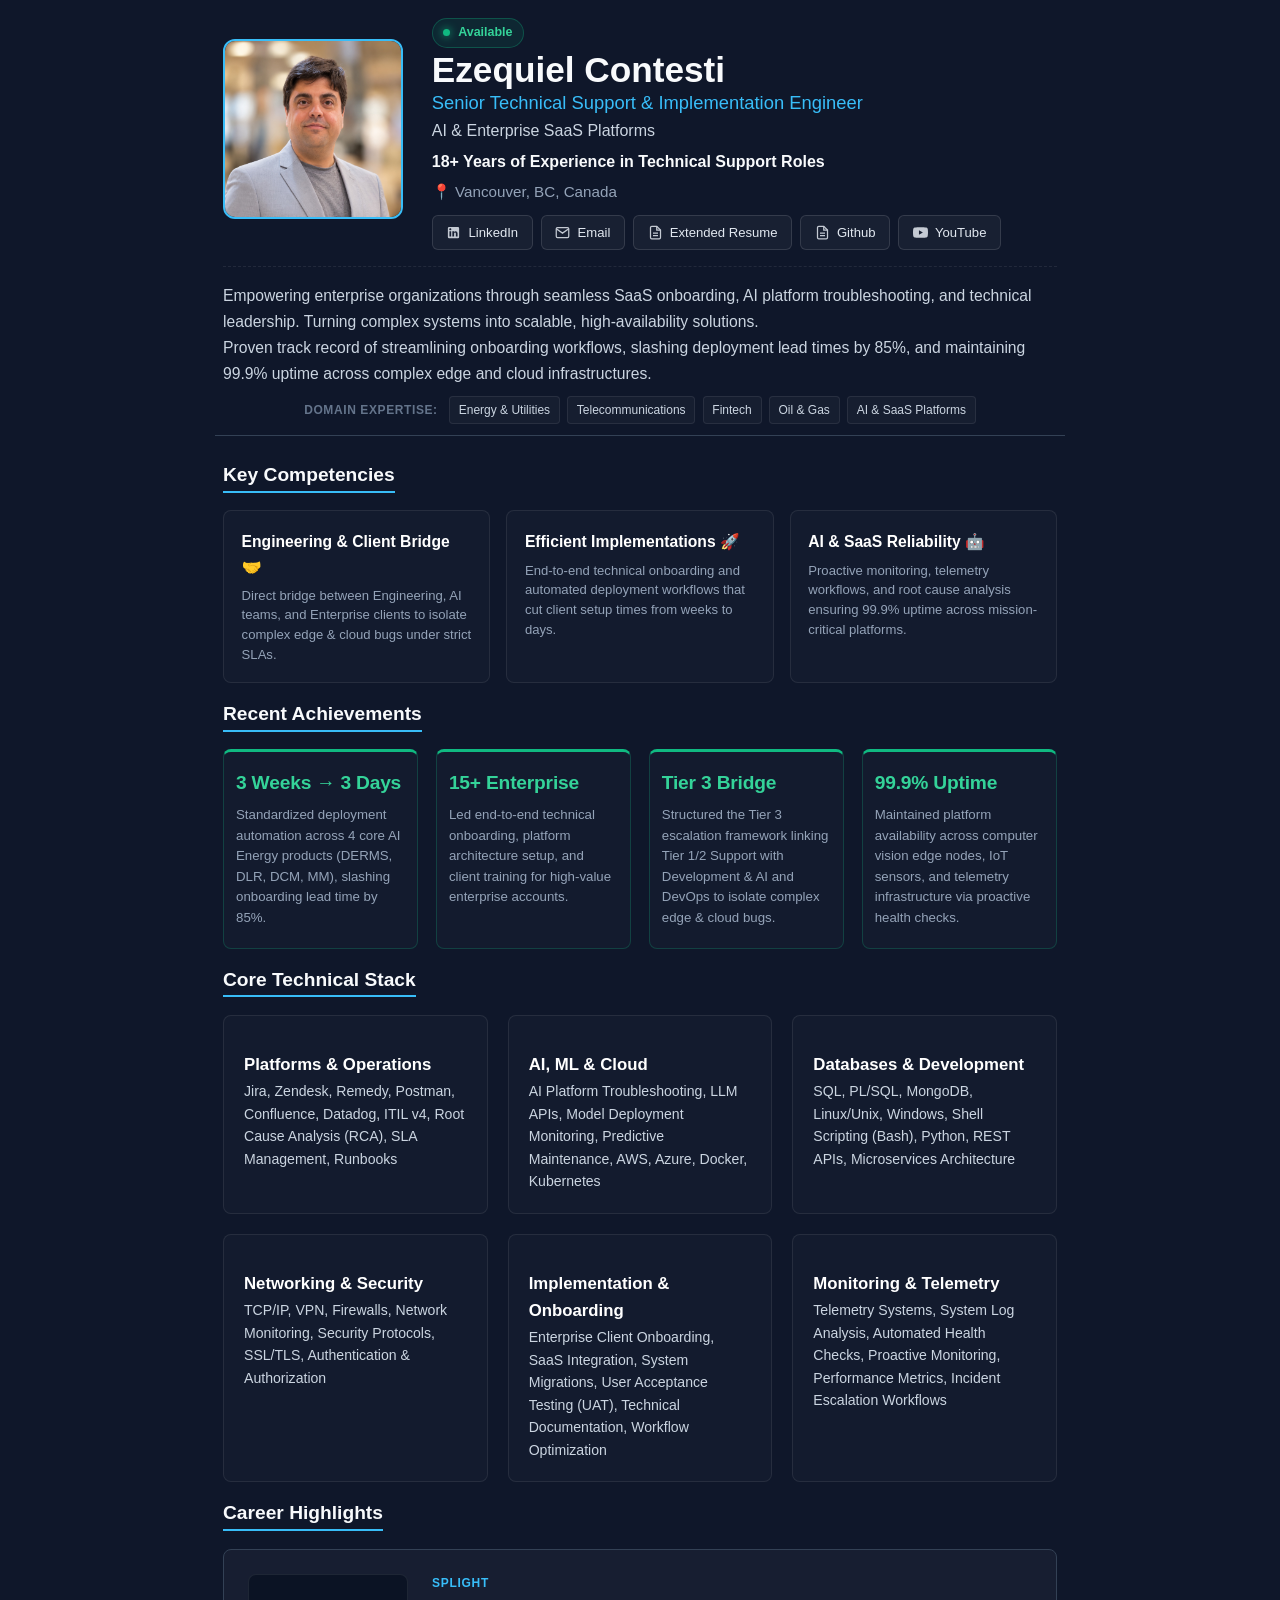
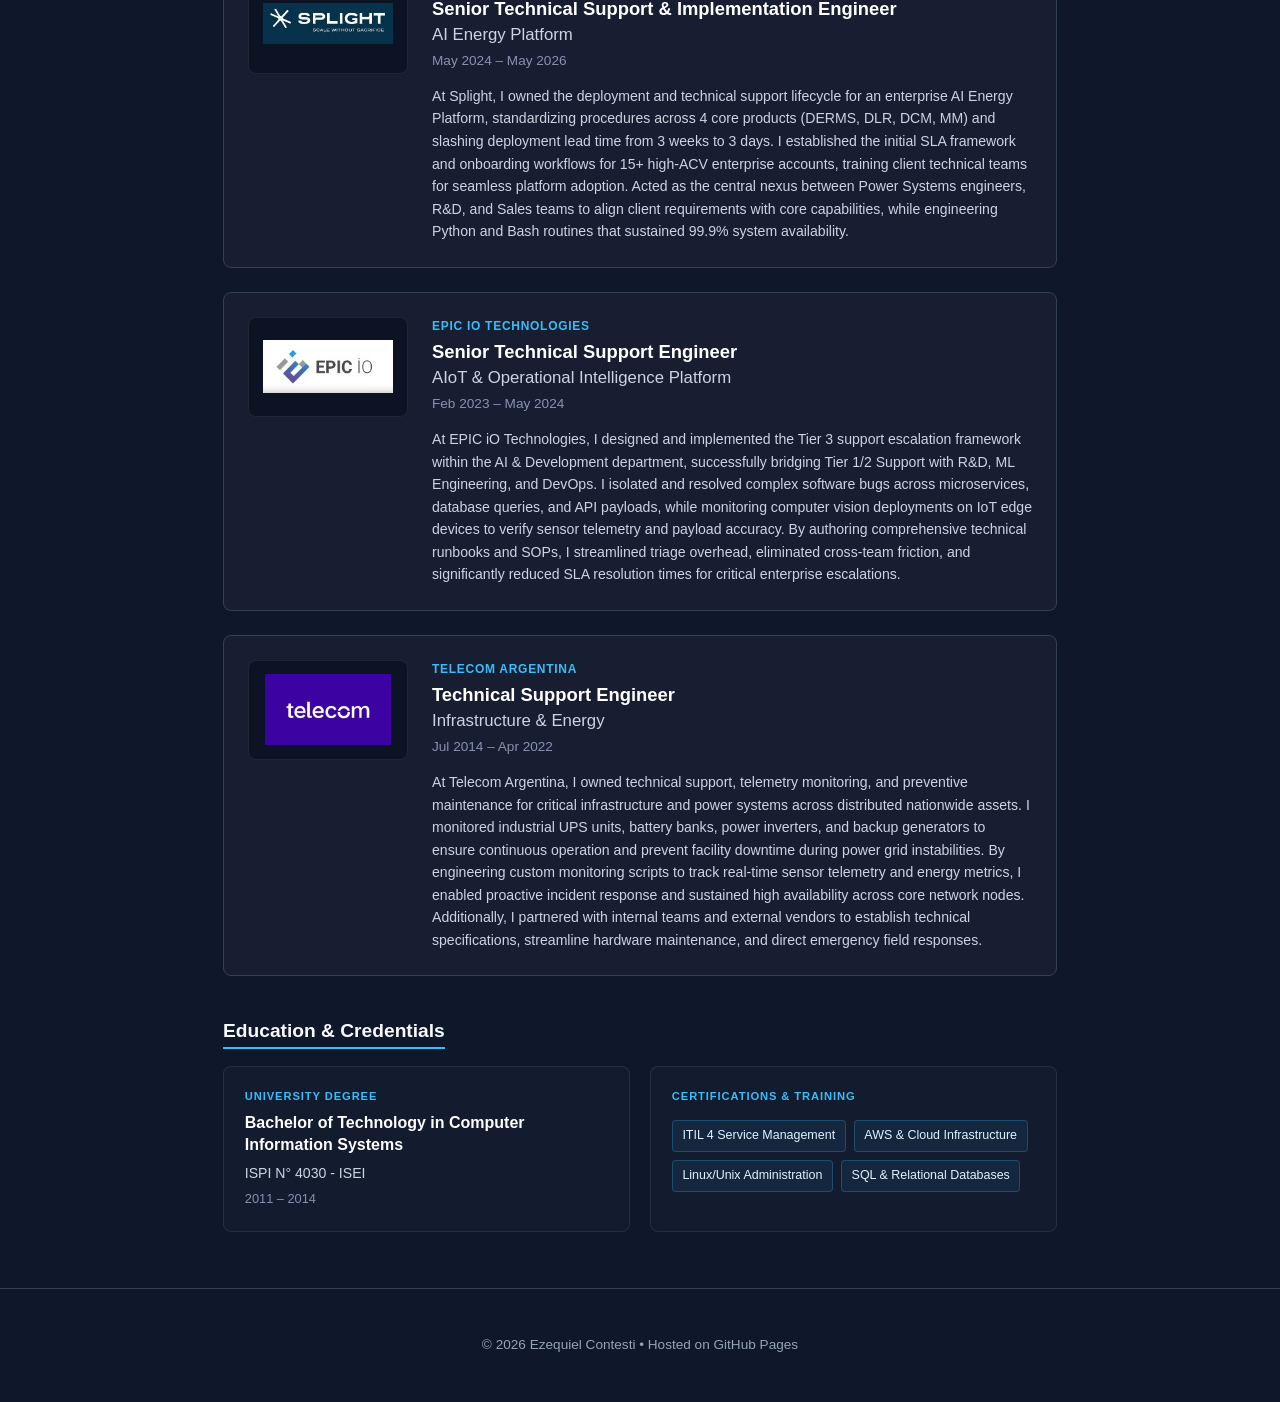
<file: index.html>
<!DOCTYPE html>
<html lang="en">
<head>
    <meta charset="UTF-8">
    <meta name="viewport" content="width=device-width, initial-scale=1.0">
    <title>Ezequiel Contesti | Senior Technical Support & Implementation Engineer</title>
    <link rel="stylesheet" href="style.css">
</head>

<body>

    <header class="container">
    <div class="header-content">
        <img src="profile.jpg" alt="Ezequiel Contesti" class="profile-pic">        
        
        <div class="header-text">
            <!-- Badge -->
            <div class="status-badge">
                <span class="status-dot"></span> Available
            </div>

            <h1>Ezequiel Contesti</h1>
            <div class="subtitle">Senior Technical Support & Implementation Engineer</div>
            <div class="subtitle-secondary">AI & Enterprise SaaS Platforms</div>
            <div class="experience-line">18+ Years of Experience in Technical Support Roles</div>
            <div class="location">📍 Vancouver, BC, Canada </div>
            
            <!-- Contact -->
            <div class="btn-group">
                <a href="https://www.linkedin.com/in/ezequielcontesti" target="_blank" class="btn">
                    <svg width="15" height="15" viewBox="0 0 24 24" fill="currentColor"><path d="M19 3a2 2 0 0 1 2 2v14a2 2 0 0 1-2 2H5a2 2 0 0 1-2-2V5a2 2 0 0 1 2-2h14m-.5 15.5v-5.3a3.26 3.26 0 0 0-3.26-3.26c-.85 0-1.84.52-2.28 1.3v-1.11h-2.79v8.37h2.79v-4.93c0-.77.62-1.4 1.39-1.4a1.4 1.4 0 0 1 1.4 1.4v4.93h2.75M6.88 8.56a1.68 1.68 0 0 0 1.68-1.68c0-.93-.75-1.69-1.68-1.69a1.69 1.69 0 0 0-1.69 1.69c0 .93.76 1.68 1.69 1.68m1.39 9.94v-8.37H5.5v8.37h2.77z"/></svg>
                    LinkedIn
                </a>
                <a href="mailto:ezequielcontesti@hotmail.com" class="btn">
                    <svg width="15" height="15" viewBox="0 0 24 24" fill="none" stroke="currentColor" stroke-width="2"><path d="M4 4h16c1.1 0 2 .9 2 2v12c0 1.1-.9 2-2 2H4c-1.1 0-2-.9-2-2V6c0-1.1.9-2 2-2z"></path><polyline points="22,6 12,13 2,6"></polyline></svg>
                    Email
                </a>
                <a href="extended-cv.html" target="_blank" class="btn">
                    <svg width="15" height="15" viewBox="0 0 24 24" fill="none" stroke="currentColor" stroke-width="2"><path d="M14 2H6a2 2 0 0 0-2 2v16a2 2 0 0 0 2 2h12a2 2 0 0 0 2-2V8z"></path><polyline points="14 2 14 8 20 8"></polyline><line x1="16" y1="13" x2="8" y2="13"></line><line x1="16" y1="17" x2="8" y2="17"></line></svg>
                    Extended Resume
                </a>
                <a href="https://github.com/ezequiel-contesti" target="_blank" class="btn">
                    <svg width="15" height="15" viewBox="0 0 24 24" fill="none" stroke="currentColor" stroke-width="2"><path d="M14 2H6a2 2 0 0 0-2 2v16a2 2 0 0 0 2 2h12a2 2 0 0 0 2-2V8z"></path><polyline points="14 2 14 8 20 8"></polyline><line x1="16" y1="13" x2="8" y2="13"></line><line x1="16" y1="17" x2="8" y2="17"></line></svg>
                    Github
                </a>
                <a href="https://www.youtube.com/@ezequielcontestidemos" target="_blank" class="btn">
                    <svg width="15" height="15" viewBox="0 0 24 24" fill="currentColor"><path d="M23.498 6.186a3.016 3.016 0 0 0-2.122-2.136C19.505 3.545 12 3.545 12 3.545s-7.505 0-9.377.505A3.017 3.017 0 0 0 .502 6.186C0 8.07 0 12 0 12s0 3.93.502 5.814a3.016 3.016 0 0 0 2.122 2.136c1.871.505 9.376.505 9.376.505s7.505 0 9.377-.505a3.015 3.015 0 0 0 2.122-2.136C24 15.93 24 12 24 12s0-3.93-.502-5.814zM9.545 15.568V8.432L15.818 12l-6.273 3.568z"/></svg>
                    YouTube
                </a>
            </div>
        </div>
    </div>
    <p class="hero-summary">
        Empowering enterprise organizations through seamless SaaS onboarding, AI platform troubleshooting, and technical leadership. Turning complex systems into scalable, high-availability solutions.
        <br>Proven track record of streamlining onboarding workflows, slashing deployment lead times by 85%, and maintaining 99.9% uptime across complex edge and cloud infrastructures.
    </p>
    
<div class="industry-bar">
        <span class="industry-label">Domain Expertise:</span>
        <span class="ind-tag">Energy & Utilities</span>
        <span class="ind-tag">Telecommunications</span>
        <span class="ind-tag">Fintech</span>
        <span class="ind-tag">Oil & Gas</span>
        <span class="ind-tag">AI & SaaS Platforms</span>
    </div>
</header>

    <main class="container">

        <!-- Key Competencies -->
        <section>
            <h2>Key Competencies</h2>
            <div class="value-grid">
                <div class="value-card">
                    <h3>Engineering & Client Bridge 🤝</h3>
                    <p>Direct bridge between Engineering, AI teams, and Enterprise clients to isolate complex edge & cloud bugs under strict SLAs.</p>
                </div>
                <div class="value-card">
                    <h3>Efficient Implementations 🚀</h3>
                    <p>End-to-end technical onboarding and automated deployment workflows that cut client setup times from weeks to days.</p>
                </div>
                <div class="value-card">
                    <h3>AI & SaaS Reliability 🤖</h3>
                    <p>Proactive monitoring, telemetry workflows, and root cause analysis ensuring 99.9% uptime across mission-critical platforms.</p>
                </div>
            </div>
        </section>

        <!-- Recent Achievements -->
        <section>
            <h2>Recent Achievements</h2>
            <div class="achievements-grid">
                <div class="achievement-card">
                    <h3 class="achievement-title">3 Weeks → 3 Days</h3>
                    <p>Standardized deployment automation across 4 core AI Energy products (DERMS, DLR, DCM, MM), slashing onboarding lead time by 85%.</p>
                </div>
                <div class="achievement-card">
                    <h3 class="achievement-title">15+ Enterprise</h3>
                    <p>Led end-to-end technical onboarding, platform architecture setup, and client training for high-value enterprise accounts.</p>
                </div>
                <div class="achievement-card">
                    <h3 class="achievement-title">Tier 3 Bridge</h3>
                    <p>Structured the Tier 3 escalation framework linking Tier 1/2 Support with Development & AI and DevOps to isolate complex edge & cloud bugs.</p>
                </div>
                <div class="achievement-card">
                    <h3 class="achievement-title">99.9% Uptime</h3>
                    <p>Maintained platform availability across computer vision edge nodes, IoT sensors, and telemetry infrastructure via proactive health checks.</p>
                </div>
            </div>
        </section>

<!-- Core Technical Stack -->
    <section>
        <h2>Core Technical Stack</h2>
        <div class="stack-grid">
            <div class="stack-card">
                <h3 class="stack-title">Platforms & Operations</h3>
                <p class="stack-items">Jira, Zendesk, Remedy, Postman, Confluence, Datadog, ITIL v4, Root Cause Analysis (RCA), SLA Management, Runbooks</p>
            </div>
            <div class="stack-card">
                <h3 class="stack-title">AI, ML & Cloud</h3>
                <p class="stack-items">AI Platform Troubleshooting, LLM APIs, Model Deployment Monitoring, Predictive Maintenance, AWS, Azure, Docker, Kubernetes</p>
            </div>
            <div class="stack-card">
                <h3 class="stack-title">Databases & Development</h3>
                <p class="stack-items">SQL, PL/SQL, MongoDB, Linux/Unix, Windows, Shell Scripting (Bash), Python, REST APIs, Microservices Architecture</p>
            </div>
            <div class="stack-card">
                <h3 class="stack-title">Networking & Security</h3>
                <p class="stack-items">TCP/IP, VPN, Firewalls, Network Monitoring, Security Protocols, SSL/TLS, Authentication & Authorization</p>
            </div>
            <div class="stack-card">
                <h3 class="stack-title">Implementation & Onboarding</h3>
                <p class="stack-items">Enterprise Client Onboarding, SaaS Integration, System Migrations, User Acceptance Testing (UAT), Technical Documentation, Workflow Optimization</p>
            </div>
            <div class="stack-card">
                <h3 class="stack-title">Monitoring & Telemetry</h3>
                <p class="stack-items">Telemetry Systems, System Log Analysis, Automated Health Checks, Proactive Monitoring, Performance Metrics, Incident Escalation Workflows</p>
            </div>
        </div>
    </section>        

<!-- Career Highlights -->
<section>
    <h2>Career Highlights</h2>
    <p></p>

        <div class="experience-card">
            <div class="company-logo-container">
                <img src="Splight.jpg" alt="Splight Logo" class="company-logo">
            </div>
            <div class="experience-content">
                <span class="company-name-tag">SPLIGHT</span>
                <h3 class="role-title">
                    Senior Technical Support & Implementation Engineer
                    <span class="role-subtitle"><br>AI Energy Platform</span>
                </h3>
                <div class="role-meta">May 2024 – May 2026</div>
                <p class="role-description">
                    At Splight, I owned the deployment and technical support lifecycle for an enterprise AI Energy Platform, standardizing procedures across 4 core products (DERMS, DLR, DCM, MM) and slashing deployment lead time from 3 weeks to 3 days. I established the initial SLA framework and onboarding workflows for 15+ high-ACV enterprise accounts, training client technical teams for seamless platform adoption. Acted as the central nexus between Power Systems engineers, R&D, and Sales teams to align client requirements with core capabilities, while engineering Python and Bash routines that sustained 99.9% system availability.
                </p>
            </div>
        </div>

        <div class="experience-card">
            <div class="company-logo-container">
                <img src="Epic.jpg" alt="EPIC iO Logo" class="company-logo">
            </div>
            <div class="experience-content">
                <span class="company-name-tag">EPIC IO TECHNOLOGIES</span>
                <h3 class="role-title">
                    Senior Technical Support Engineer
                    <span class="role-subtitle"><br>AIoT & Operational Intelligence Platform</span>
                </h3>
                <div class="role-meta">Feb 2023 – May 2024</div>
                <p class="role-description">
                    At EPIC iO Technologies, I designed and implemented the Tier 3 support escalation framework within the AI & Development department, successfully bridging Tier 1/2 Support with R&D, ML Engineering, and DevOps. I isolated and resolved complex software bugs across microservices, database queries, and API payloads, while monitoring computer vision deployments on IoT edge devices to verify sensor telemetry and payload accuracy. By authoring comprehensive technical runbooks and SOPs, I streamlined triage overhead, eliminated cross-team friction, and significantly reduced SLA resolution times for critical enterprise escalations.
                </p>
            </div>
        </div>

        <div class="experience-card">
            <div class="company-logo-container">
                <img src="Telecom.jpg" alt="Telecom Logo" class="company-logo">
            </div>
            <div class="experience-content">
                <span class="company-name-tag">TELECOM ARGENTINA</span>
                <h3 class="role-title">
                    Technical Support Engineer
                    <span class="role-subtitle"><br>Infrastructure & Energy</span>
                </h3>
                <div class="role-meta">Jul 2014 – Apr 2022</div>
                <p class="role-description">
                    At Telecom Argentina, I owned technical support, telemetry monitoring, and preventive maintenance for critical infrastructure and power systems across distributed nationwide assets. I monitored industrial UPS units, battery banks, power inverters, and backup generators to ensure continuous operation and prevent facility downtime during power grid instabilities. By engineering custom monitoring scripts to track real-time sensor telemetry and energy metrics, I enabled proactive incident response and sustained high availability across core network nodes. Additionally, I partnered with internal teams and external vendors to establish technical specifications, streamline hardware maintenance, and direct emergency field responses.
                </p>
            </div>
        </div>
</section>

       <!-- Education & Credentials -->
    <section>
        <h2>Education & Credentials</h2>
        <div class="credentials-grid">

            <div class="credential-card">
                <span class="card-tag">UNIVERSITY DEGREE</span>
                <h3 class="credential-title">Bachelor of Technology in Computer Information Systems</h3>
                <div class="credential-institution">ISPI N° 4030 - ISEI</div>
                <div class="credential-date">2011 – 2014</div>
            </div>

            <div class="credential-card">
                <span class="card-tag">CERTIFICATIONS & TRAINING</span>
                <!-- <h3 class="credential-title">Professional Credentials</h3> -->
                <div class="cert-badges">
                    <span class="cert-badge">ITIL 4 Service Management</span>
                    <span class="cert-badge">AWS & Cloud Infrastructure</span>
                    <span class="cert-badge">Linux/Unix Administration</span>
                    <span class="cert-badge">SQL & Relational Databases</span>
                </div>
            </div>
        </div>
    </section>

    </main>

    <footer>
        <p>© 2026 Ezequiel Contesti • Hosted on GitHub Pages</p>
    </footer>

</body>
</html>
</file>
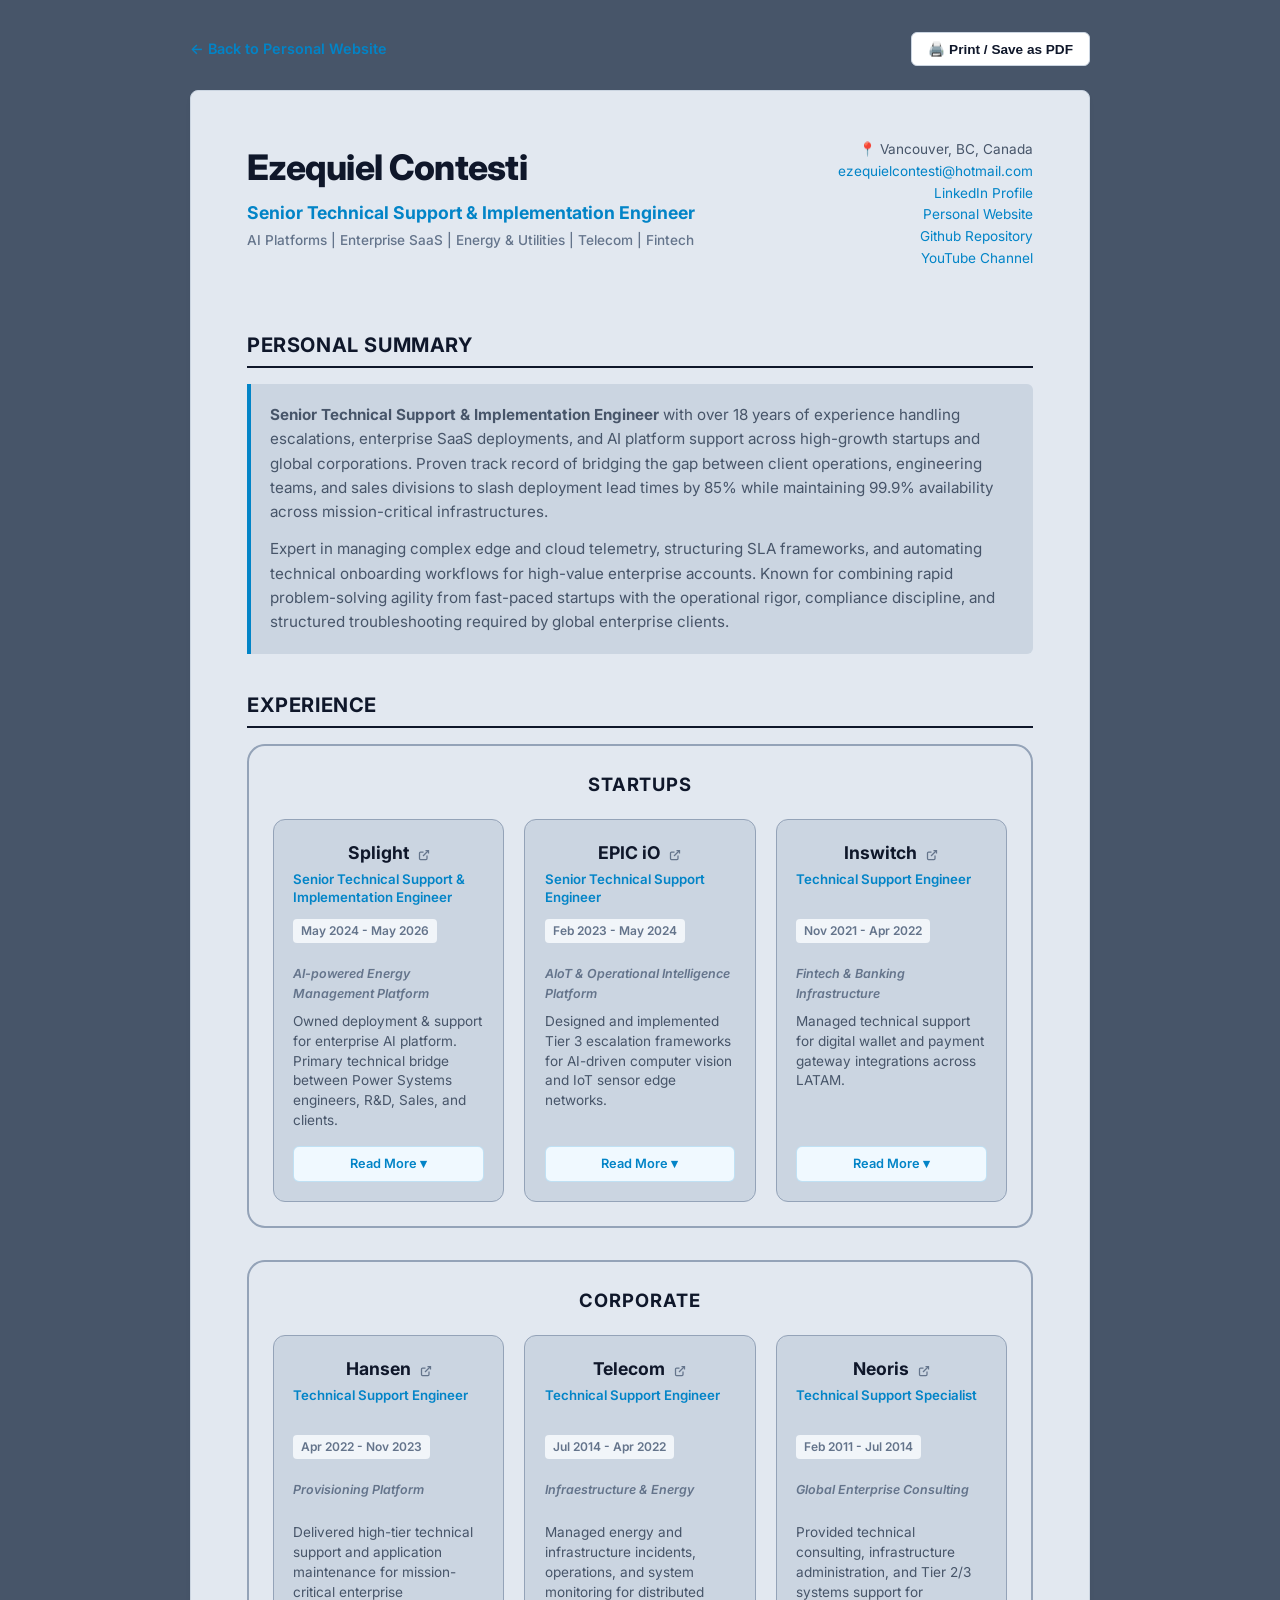
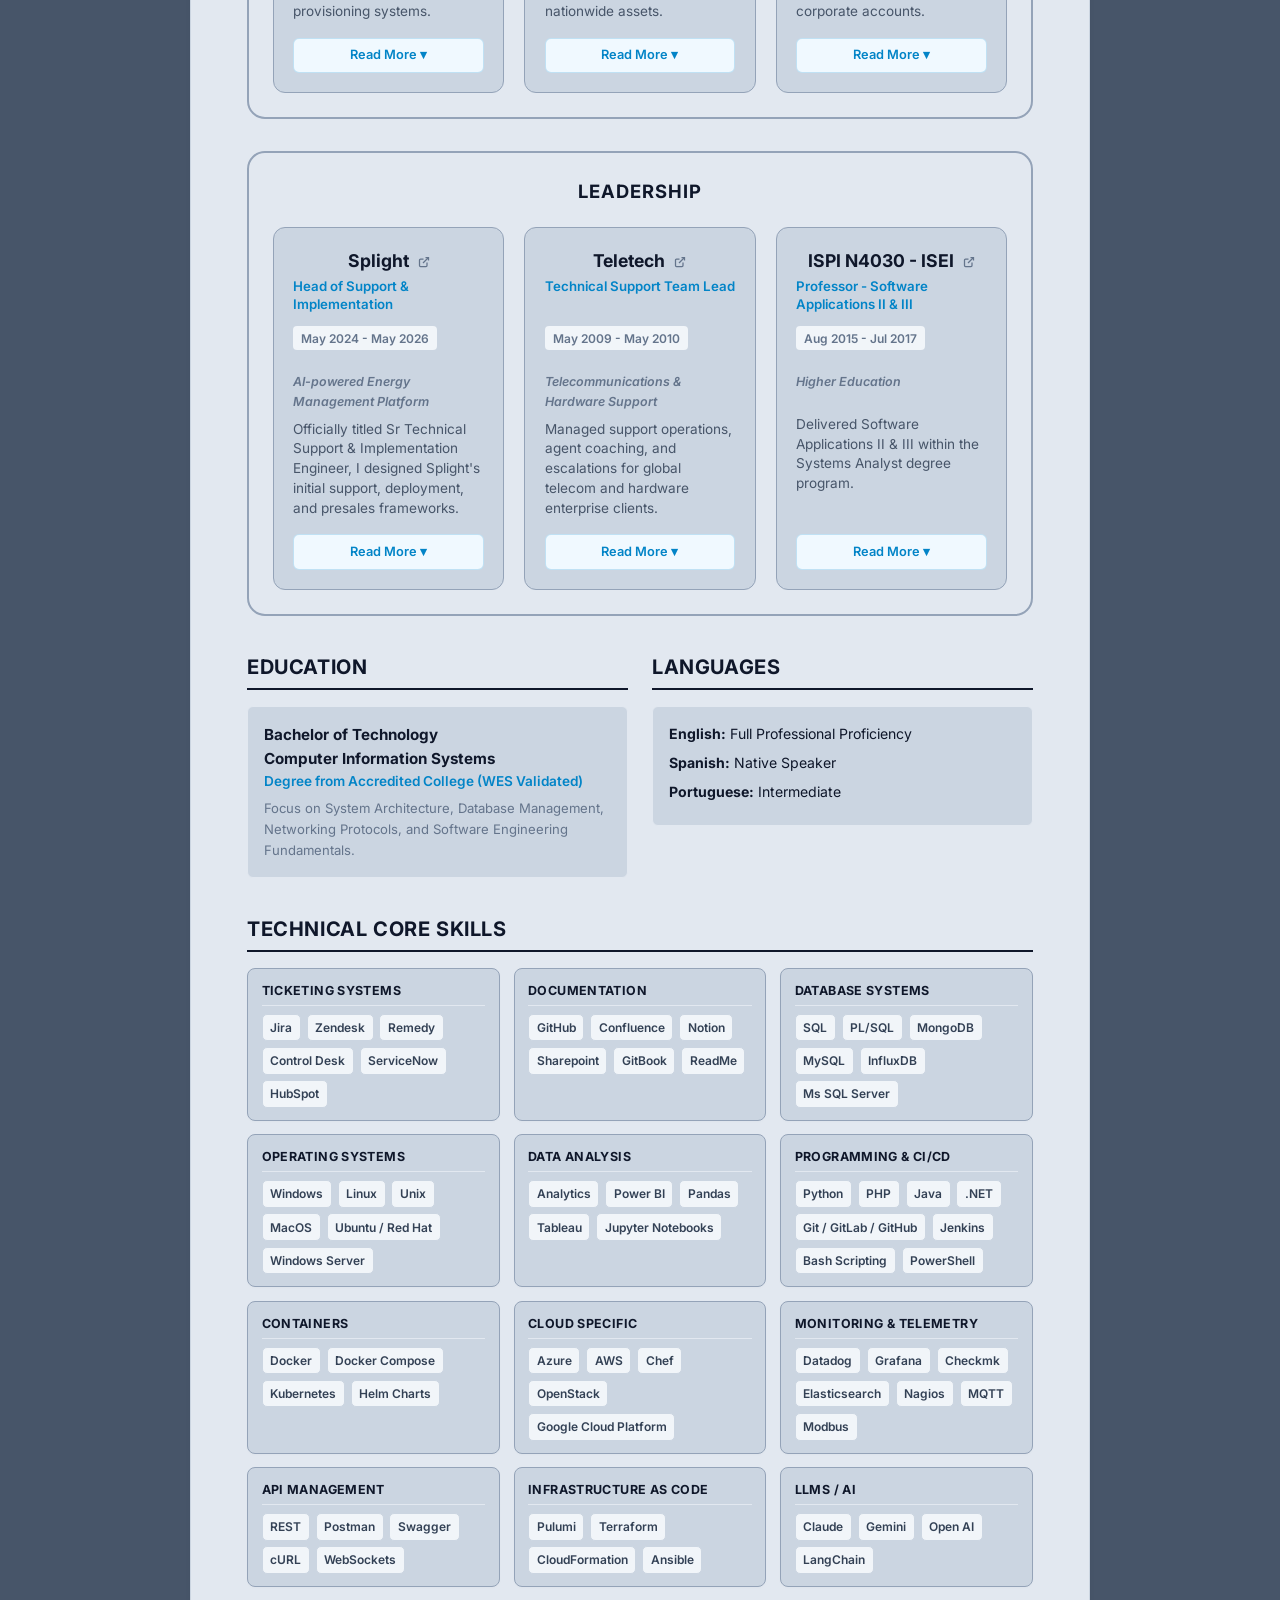
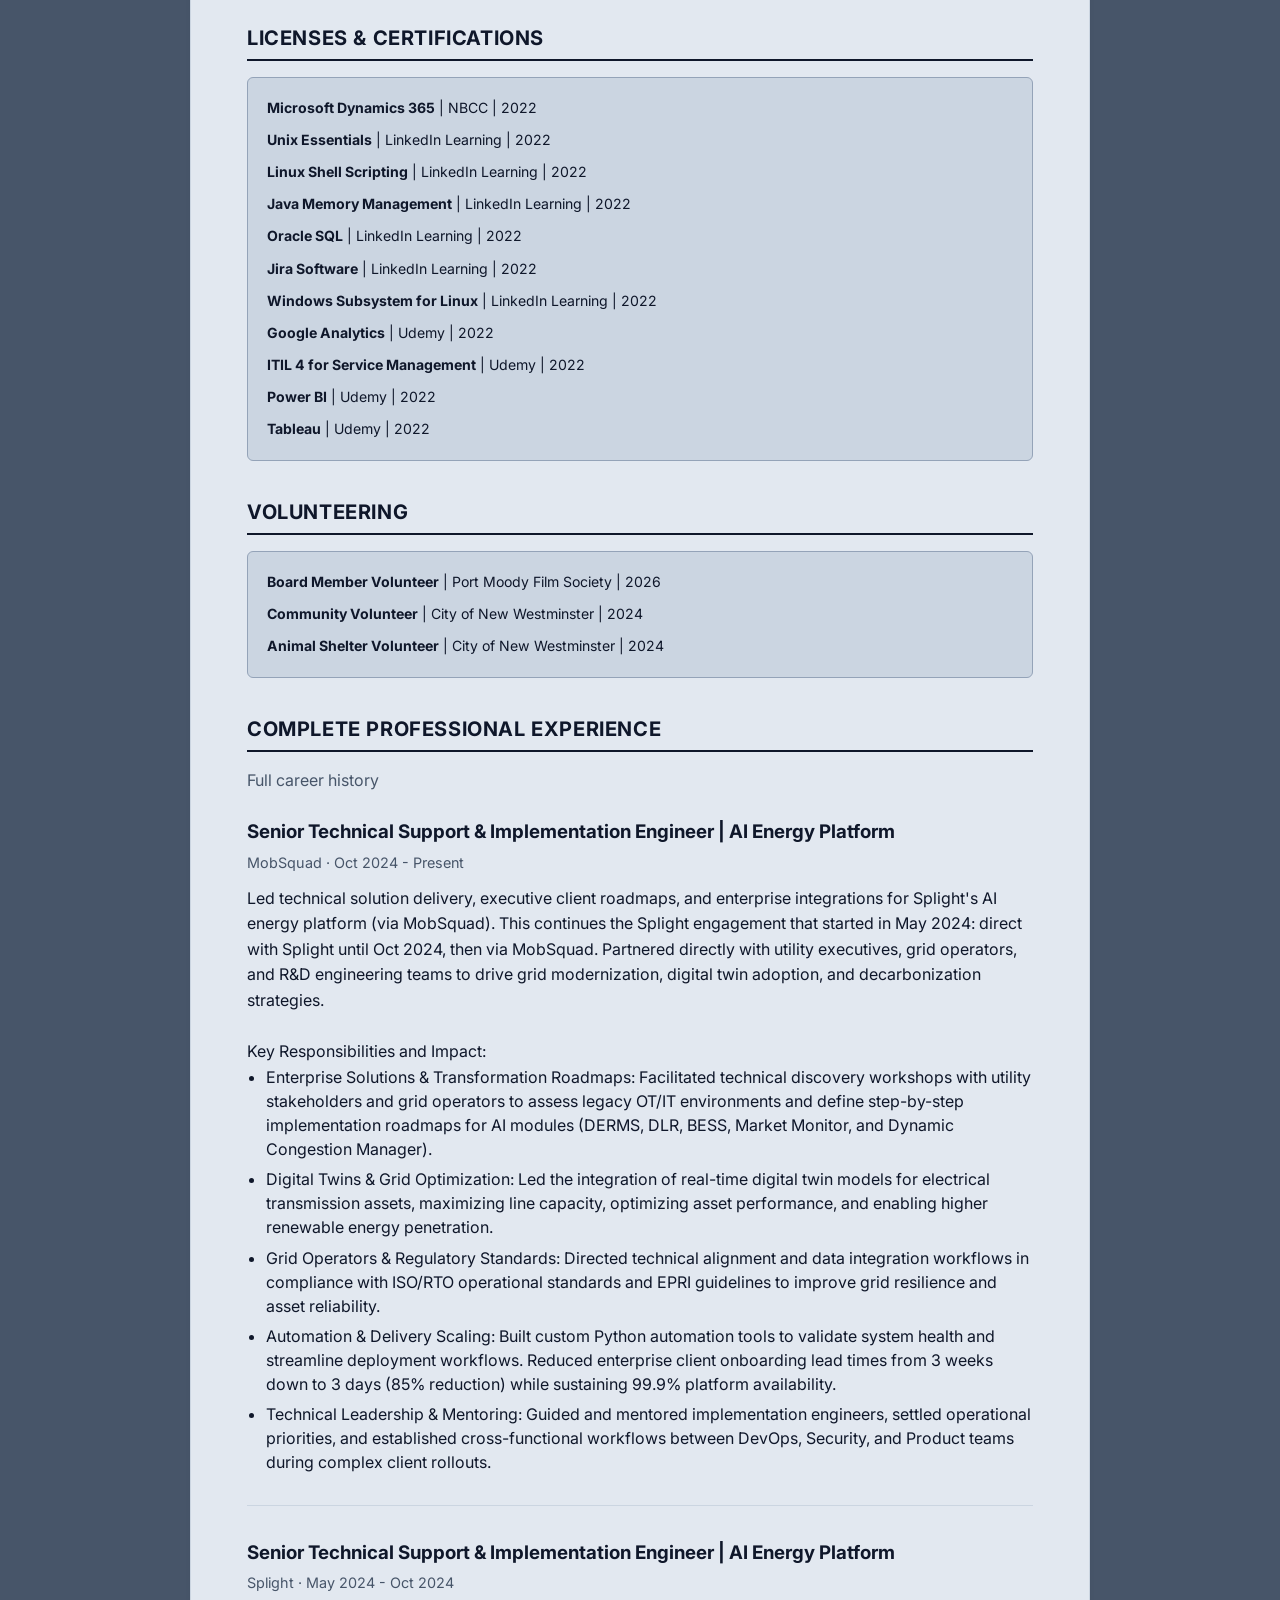
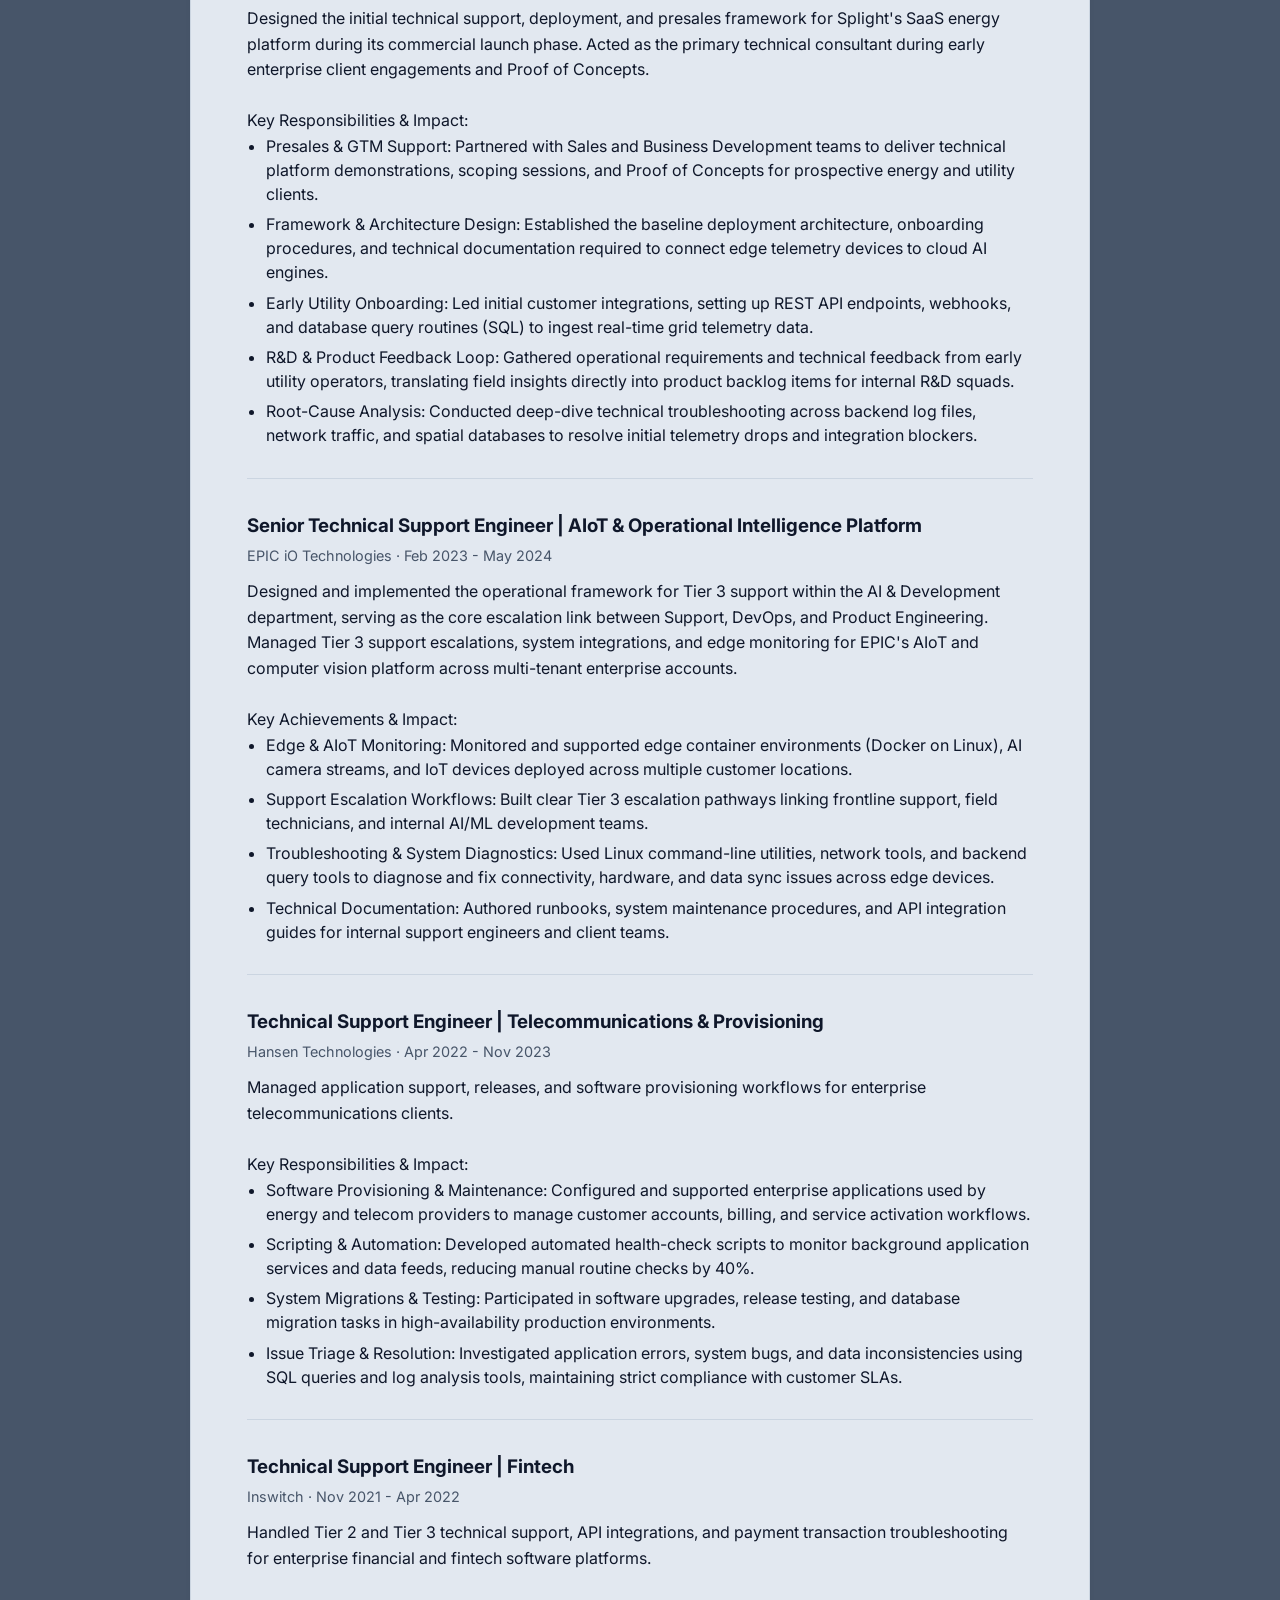
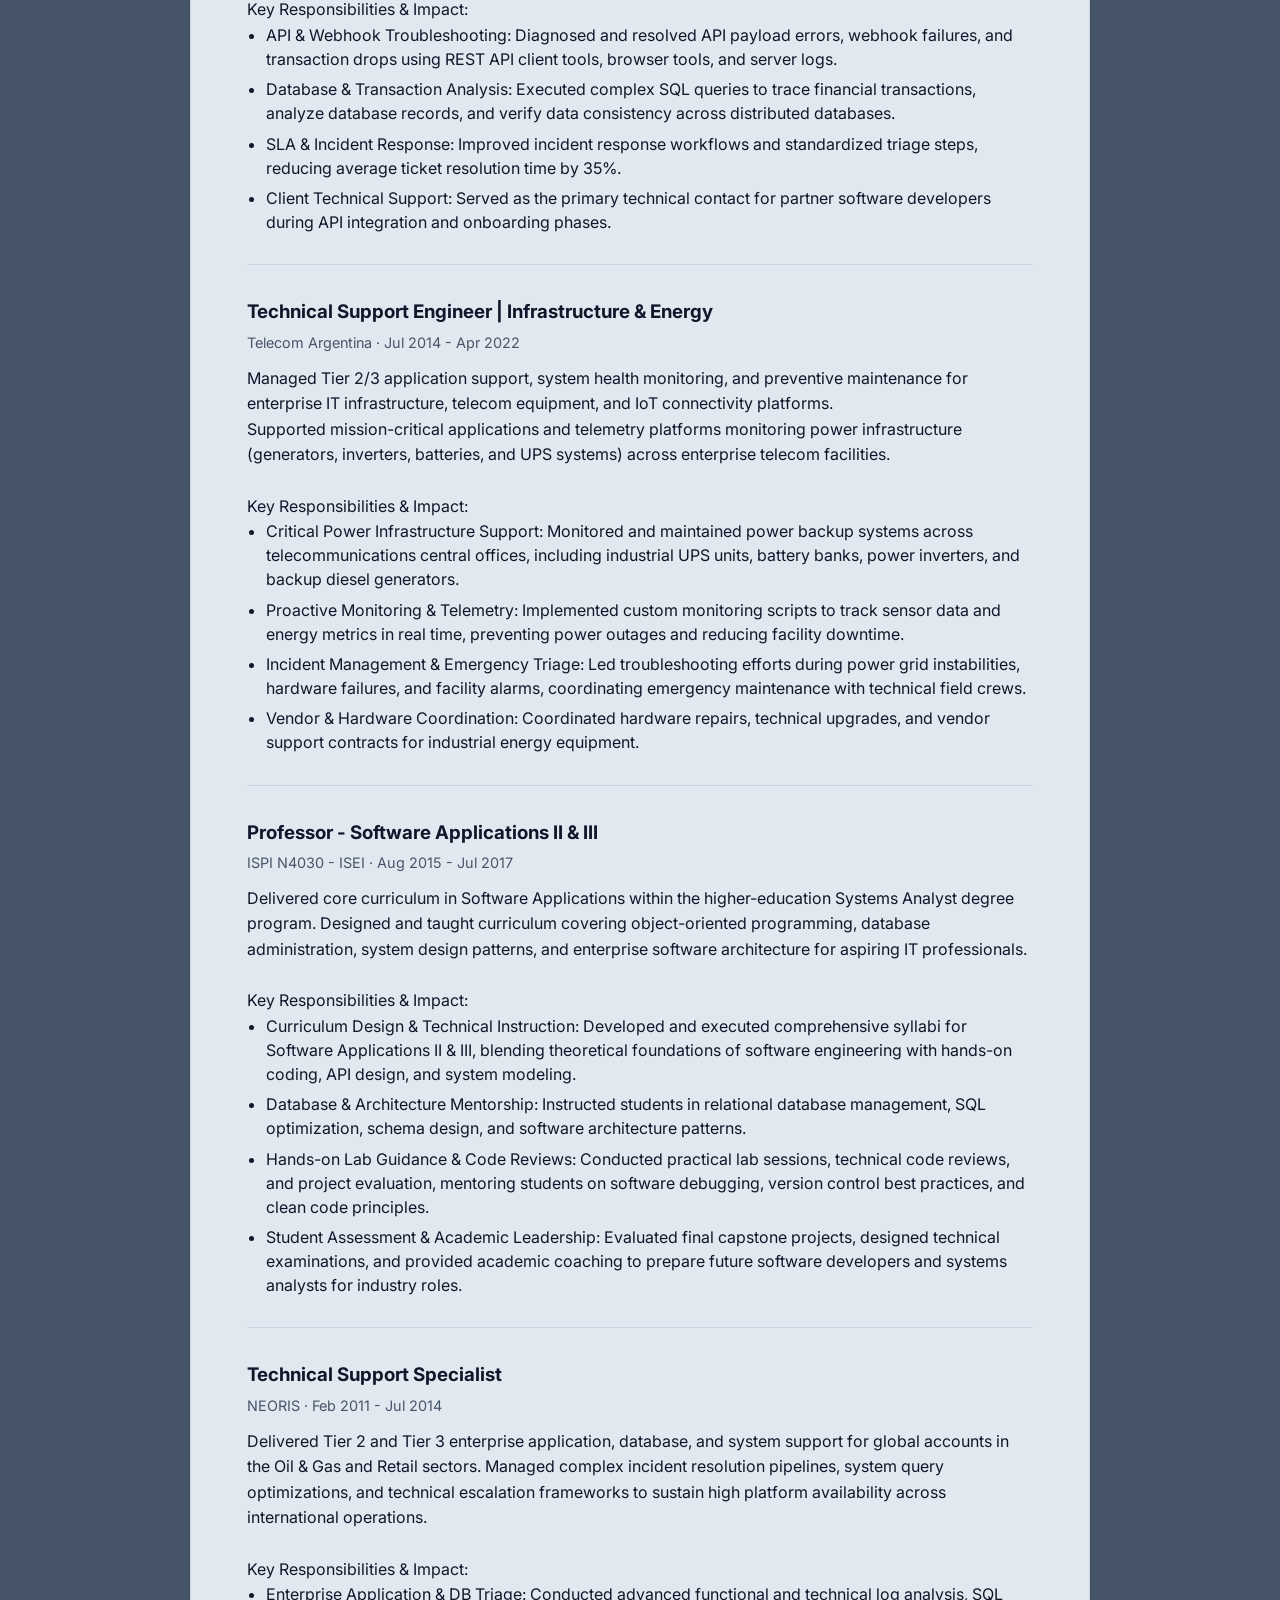
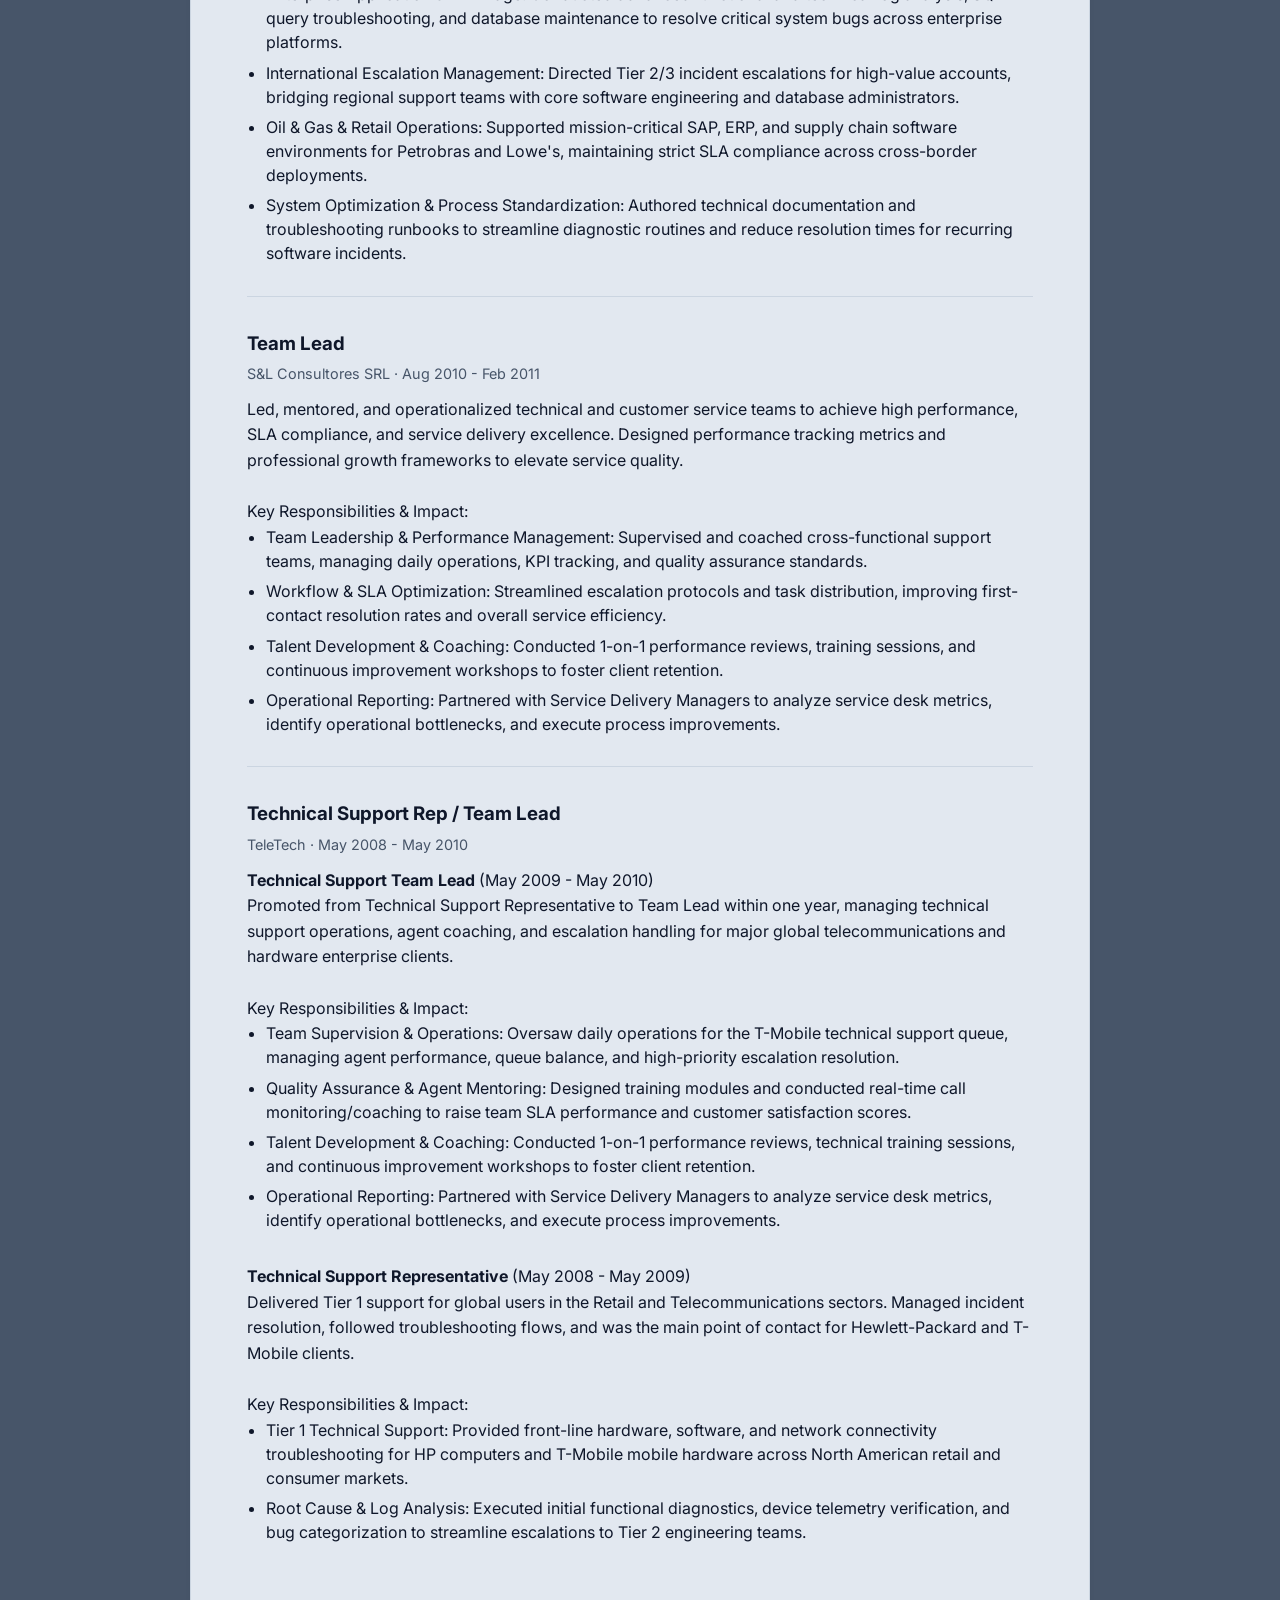
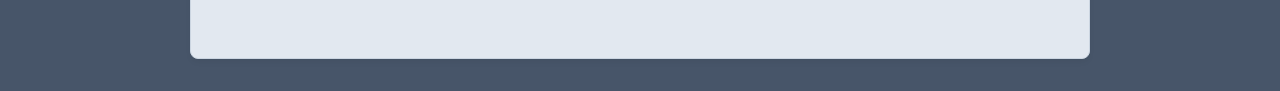
<file: extended-cv.html>
<!DOCTYPE html>
<html lang="en">
<head>
    <meta charset="UTF-8">
    <meta name="viewport" content="width=device-width, initial-scale=1.0">
    <title>Ezequiel Contesti - Extended Executive CV</title>
    <link rel="stylesheet" href="extended-cv.css">
    <link rel="preconnect" href="https://fonts.googleapis.com">
    <link rel="preconnect" href="https://fonts.gstatic.com" crossorigin>
    <link href="https://fonts.googleapis.com/css2?family=Inter:wght@300;400;500;600;700&display=swap" rel="stylesheet">
</head>
<body>

    <!-- Top Action Bar -->
    <div class="top-nav no-print">
        <a href="index.html" class="nav-back">← Back to Personal Website</a>
        <button onclick="window.print()" class="btn-print">🖨️ Print / Save as PDF</button>
    </div>

    <main class="cv-container">

        <!-- Header Profile -->
        <header class="cv-header">
            <div class="header-main">
                <h1>Ezequiel Contesti</h1>
                <p class="role-title">Senior Technical Support & Implementation Engineer</p>
                <p class="subtitle">AI Platforms | Enterprise SaaS | Energy & Utilities | Telecom | Fintech</p>
            </div>
            <div class="header-contact">
                <p>📍 Vancouver, BC, Canada</p>
                <p><a href="mailto:ezequielcontesti@hotmail.com">ezequielcontesti@hotmail.com</a></p>
                <p><a href="https://www.linkedin.com/in/ezequielcontesti/" target="_blank">LinkedIn Profile</a></p>
                <p><a href="https://ezequiel-contesti.github.io/" target="_blank">Personal Website</a></p>
                <p><a href="https://github.com/ezequiel-contesti" target="_blank">Github Repository</a></p>
                <p><a href="https://www.youtube.com/@ezequielcontestidemos" target="_blank">YouTube Channel</a></p>
            </div>
        </header>

        <hr class="divider">

        <!-- Personal Summary -->
        <section class="cv-section">
            <h2>Personal Summary</h2>
            <div class="summary-box">
                <p>
                    <strong>Senior Technical Support & Implementation Engineer</strong> with over 18 years of experience handling escalations, enterprise SaaS deployments, and AI platform support across high-growth startups and global corporations. Proven track record of bridging the gap between client operations, engineering teams, and sales divisions to slash deployment lead times by 85% while maintaining 99.9% availability across mission-critical infrastructures.
                </p>
                <p>
                    Expert in managing complex edge and cloud telemetry, structuring SLA frameworks, and automating technical onboarding workflows for high-value enterprise accounts. Known for combining rapid problem-solving agility from fast-paced startups with the operational rigor, compliance discipline, and structured troubleshooting required by global enterprise clients.
                </p>
            </div>
        </section>

        <!-- Experience Section -->
        <section class="cv-section">
            <h2>Experience</h2>

            <!-- Startups -->
            <div class="outer-group-box">
                <h3 class="group-title">Startups</h3>
                <div class="cards-grid">
                    
                    <!-- Splight -->
                    <article class="company-card">
                        <div class="card-header">
                            <h3>Splight <a href="https://www.splight-ai.com" target="_blank" rel="noopener noreferrer" class="company-link"><svg width="12" height="12" viewBox="0 0 24 24" fill="none" stroke="#64748b" stroke-width="2.5"><path d="M18 13v6a2 2 0 0 1-2 2H5a2 2 0 0 1-2-2V8a2 2 0 0 1 2-2h6"/><polyline points="15 3 21 3 21 9"/><line x1="10" y1="14" x2="21" y2="3"/></svg></a></h3>
                            <span class="role">Senior Technical Support & Implementation Engineer</span>
                            <span class="date">May 2024 - May 2026</span>
                        </div>
                        <p class="company-desc">AI-powered Energy Management Platform</p>
                        <p class="summary-text">
                            Owned deployment & support for enterprise AI platform. Primary technical bridge between Power Systems engineers, R&D, Sales, and clients.
                        </p>
                        <details class="accordion">
                            <summary class="btn-toggle">Read More ▾</summary>
                            <ul class="achievement-list">
                                <li>Standardized onboarding across 4 core AI products, slashing lead time from 3 weeks to 3 days (85% reduction).</li>
                                <li>Established initial SLA frameworks and technical workflows for 15+ high-value enterprise accounts.</li>
                                <li>Engineered custom procedures sustaining 99.9% platform availability.</li>
                                <li>Led root-cause analysis on complex edge-to-cloud telemetry bugs under strict SLAs.</li>
                                <li>Performed deep-dive diagnostics across APIs, system logs, and databases to resolve high-priority escalations.</li>
                            </ul>
                        </details>
                    </article>

                    <!-- EPIC iO -->
                    <article class="company-card">
                        <div class="card-header">
                            <h3>EPIC iO <a href="https://www.epicio.com/" target="_blank" rel="noopener noreferrer" class="company-link"><svg width="12" height="12" viewBox="0 0 24 24" fill="none" stroke="#64748b" stroke-width="2.5"><path d="M18 13v6a2 2 0 0 1-2 2H5a2 2 0 0 1-2-2V8a2 2 0 0 1 2-2h6"/><polyline points="15 3 21 3 21 9"/><line x1="10" y1="14" x2="21" y2="3"/></svg></a></h3>
                            <span class="role">Senior Technical Support Engineer</span>
                            <span class="date">Feb 2023 - May 2024</span>
                        </div>
                        <p class="company-desc">AIoT & Operational Intelligence Platform</p>
                        <p class="summary-text">
                            Designed and implemented Tier 3 escalation frameworks for AI-driven computer vision and IoT sensor edge networks.
                        </p>
                        <details class="accordion">
                            <summary class="btn-toggle">Read More ▾</summary>
                            <ul class="achievement-list">
                                <li>Structured Tier 3 escalation pathways linking Tier 1/2 support with AI and DevOps teams.</li>
                                <li>Managed continuous telemetry monitoring for edge computer vision cameras across distributed tenants.</li>
                                <li>Authored diagnostic runbooks and troubleshooting documentation for internal teams.</li>
                                <li>Reduced SLA response and resolution times for high-tier technical escalations.</li>
                                <li>Supported migrations, new releases, and integration testing across complex tenants.</li>
                            </ul>
                        </details>
                    </article>

                    <!-- Inswitch -->
                    <article class="company-card">
                        <div class="card-header">
                            <h3>Inswitch <a href="https://www.inswitch.com" target="_blank" rel="noopener noreferrer" class="company-link"><svg width="12" height="12" viewBox="0 0 24 24" fill="none" stroke="#64748b" stroke-width="2.5"><path d="M18 13v6a2 2 0 0 1-2 2H5a2 2 0 0 1-2-2V8a2 2 0 0 1 2-2h6"/><polyline points="15 3 21 3 21 9"/><line x1="10" y1="14" x2="21" y2="3"/></svg></a></h3>                           
                            <span class="role">Technical Support Engineer</span>
                            <span class="date">Nov 2021 - Apr 2022</span>
                        </div>
                        <p class="company-desc">Fintech & Banking Infrastructure</p>
                        <p class="summary-text">
                            Managed technical support for digital wallet and payment gateway integrations across LATAM.
                        </p>
                        <details class="accordion">
                            <summary class="btn-toggle">Read More ▾</summary>
                            <ul class="achievement-list">
                                <li>Analyzed API payloads, webhooks, and system logs to isolate and resolve integration failures.</li>
                                <li>Executed complex SQL database diagnostics and queries using SQL and Linux log inspection.</li>
                                <li>Partnered with Engineering to troubleshoot and resolve integration workflows for enterprise partners.</li>
                                <li>Managed integrations for mobile payment platforms, ensuring financial security and compliance.</li>
                                <li>Standardized technical protocols for payment processing incidents, reducing average ticket resolution times.</li>
                            </ul>
                        </details>
                    </article>

                </div>
            </div>

            <!-- Corporate -->
            <div class="outer-group-box">
                <h3 class="group-title">Corporate</h3>
                <div class="cards-grid">
                    
                    <!-- Hansen -->
                    <article class="company-card">
                        <div class="card-header">
                             <h3>Hansen <a href="https://www.hansencx.com/" target="_blank" rel="noopener noreferrer" class="company-link"><svg width="12" height="12" viewBox="0 0 24 24" fill="none" stroke="#64748b" stroke-width="2.5"><path d="M18 13v6a2 2 0 0 1-2 2H5a2 2 0 0 1-2-2V8a2 2 0 0 1 2-2h6"/><polyline points="15 3 21 3 21 9"/><line x1="10" y1="14" x2="21" y2="3"/></svg></a></h3>                                                      
                            <span class="role">Technical Support Engineer</span>
                            <span class="date">Apr 2022 - Nov 2023</span>
                        </div>
                        <p class="company-desc">Provisioning Platform</p>
                        <p class="summary-text">
                            Delivered high-tier technical support and application maintenance for mission-critical enterprise provisioning systems.
                        </p>
                        <details class="accordion">
                            <summary class="btn-toggle">Read More ▾</summary>
                            <ul class="achievement-list">
                                <li>Resolved application incidents involving complex SQL procedures and batch processing under strict SLAs.</li>
                                <li>Collaborated with global product teams to validate and deploy software releases for major utility providers.</li>
                                <li>Partnered with cross-functional squads and clients to gather technical requirements and deliver operational fixes.</li>
                            </ul>
                        </details>
                    </article>

                    <!-- Telecom Argentina -->
                    <article class="company-card">
                        <div class="card-header">
                            <h3>Telecom <a href="https://www.personal.com.ar/tech" target="_blank" rel="noopener noreferrer" class="company-link"><svg width="12" height="12" viewBox="0 0 24 24" fill="none" stroke="#64748b" stroke-width="2.5"><path d="M18 13v6a2 2 0 0 1-2 2H5a2 2 0 0 1-2-2V8a2 2 0 0 1 2-2h6"/><polyline points="15 3 21 3 21 9"/><line x1="10" y1="14" x2="21" y2="3"/></svg></a></h3>                                                      
                            <span class="role">Technical Support Engineer</span>
                            <span class="date">Jul 2014 - Apr 2022</span>
                        </div>
                        <p class="company-desc">Infraestructure & Energy</p>
                        <p class="summary-text">
                            Managed energy and infrastructure incidents, operations, and system monitoring for distributed nationwide assets.
                        </p>
                        <details class="accordion">
                            <summary class="btn-toggle">Read More ▾</summary>
                            <ul class="achievement-list">
                                <li>Maintained high availability across different environments, databases, and network nodes.</li>
                                <li>Performed scheduled preventive maintenance on critical telecom assets, hardware devices, and core software applications.</li>
                                <li>Partnered with internal teams to define technical specifications for software and hardware service delivery and preventive maintenance.</li>
                            </ul>
                        </details>
                    </article>

                    <!-- Neoris -->
                    <article class="company-card">
                        <div class="card-header">
                            <h3>Neoris <a href="https://www.neoris.com" target="_blank" rel="noopener noreferrer" class="company-link"><svg width="12" height="12" viewBox="0 0 24 24" fill="none" stroke="#64748b" stroke-width="2.5"><path d="M18 13v6a2 2 0 0 1-2 2H5a2 2 0 0 1-2-2V8a2 2 0 0 1 2-2h6"/><polyline points="15 3 21 3 21 9"/><line x1="10" y1="14" x2="21" y2="3"/></svg></a></h3>                                                      
                            <span class="role">Technical Support Specialist</span>
                            <span class="date">Feb 2011 - Jul 2014</span>
                        </div>
                        <p class="company-desc">Global Enterprise Consulting</p>
                        <p class="summary-text">
                            Provided technical consulting, infrastructure administration, and Tier 2/3 systems support for corporate accounts.
                        </p>
                        <details class="accordion">
                            <summary class="btn-toggle">Read More ▾</summary>
                            <ul class="achievement-list">
                                <li>Executed server upgrades, database maintenance, and system configurations following ITIL frameworks.</li>
                                <li>Provided dedicated support during enterprise software rollouts and client system migrations for Warehouse Management Systems and Oil & Gas platforms.</li>
                                <li>Conducted functional/technical log analysis, query troubleshooting, and escalation management.</li>
                            </ul>
                        </details>
                    </article>

                </div>
            </div>

            <!-- Leadership -->
            <div class="outer-group-box">
                <h3 class="group-title">Leadership</h3>
                <div class="cards-grid">

                    <!-- Splight - Leadership -->
                    <article class="company-card">
                        <div class="card-header">
                            <h3>Splight <a href="https://www.splight-ai.com" target="_blank" rel="noopener noreferrer" class="company-link"><svg width="12" height="12" viewBox="0 0 24 24" fill="none" stroke="#64748b" stroke-width="2.5"><path d="M18 13v6a2 2 0 0 1-2 2H5a2 2 0 0 1-2-2V8a2 2 0 0 1 2-2h6"/><polyline points="15 3 21 3 21 9"/><line x1="10" y1="14" x2="21" y2="3"/></svg></a></h3>
                            <span class="role">Head of Support & Implementation</span>
                            <span class="date">May 2024 - May 2026</span>
                        </div>
                        <p class="company-desc">AI-powered Energy Management Platform</p>
                        <p class="summary-text">
                            Officially titled Sr Technical Support & Implementation Engineer, I designed Splight's initial support, deployment, and presales frameworks.
                        </p>
                        <details class="accordion">
                            <summary class="btn-toggle">Read More ▾</summary>
                            <ul class="achievement-list">
                                <li>Built the support and implementation function from scratch.</li>
                                <li>Led enterprise go-lives and trained client teams for 15+ high-value accounts, cutting deployment lead time from 3 weeks to 3 days.</li>
                                <li>Led the team sustaining 99.9% availability, on complex edge-to-cloud telemetry issues.</li>
                                <li>Acted as the leadership bridge between Power Systems engineers, R&D, and Sales, aligning client requirements with product capabilities.</li>
                            </ul>
                        </details>
                    </article>

                    <!-- Teletech -->
                    <article class="company-card">
                        <div class="card-header">
                            <h3>Teletech <a href="https://www.ttec.com/" target="_blank" rel="noopener noreferrer" class="company-link"><svg width="12" height="12" viewBox="0 0 24 24" fill="none" stroke="#64748b" stroke-width="2.5"><path d="M18 13v6a2 2 0 0 1-2 2H5a2 2 0 0 1-2-2V8a2 2 0 0 1 2-2h6"/><polyline points="15 3 21 3 21 9"/><line x1="10" y1="14" x2="21" y2="3"/></svg></a></h3>
                            <span class="role">Technical Support Team Lead</span>
                            <span class="date">May 2009 - May 2010</span>
                        </div>
                        <p class="company-desc">Telecommunications & Hardware Support</p>
                        <p class="summary-text">
                            Managed support operations, agent coaching, and escalations for global telecom and hardware enterprise clients.
                        </p>
                        <details class="accordion">
                            <summary class="btn-toggle">Read More ▾</summary>
                            <ul class="achievement-list">
                                <li>Oversaw daily operations for the T-Mobile support queue, managing agent performance and high-priority escalations.</li>
                                <li>Designed training modules and real-time call monitoring/coaching to raise SLA performance and customer satisfaction.</li>
                                <li>Conducted 1-on-1 reviews, technical training, and improvement workshops to foster client retention.</li>
                                <li>Partnered with Service Delivery Managers to analyze service desk metrics and execute process improvements.</li>
                            </ul>
                        </details>
                    </article>

                    <!-- ISPI N4030 - ISEI -->
                    <article class="company-card">
                        <div class="card-header">
                            <h3>ISPI N4030 - ISEI <a href="https://www.iseimas.com.ar/" target="_blank" rel="noopener noreferrer" class="company-link"><svg width="12" height="12" viewBox="0 0 24 24" fill="none" stroke="#64748b" stroke-width="2.5"><path d="M18 13v6a2 2 0 0 1-2 2H5a2 2 0 0 1-2-2V8a2 2 0 0 1 2-2h6"/><polyline points="15 3 21 3 21 9"/><line x1="10" y1="14" x2="21" y2="3"/></svg></a></h3>
                            <span class="role">Professor - Software Applications II & III</span>
                            <span class="date">Aug 2015 - Jul 2017</span>
                        </div>
                        <p class="company-desc">Higher Education</p>
                        <p class="summary-text">
                            Delivered Software Applications II & III within the Systems Analyst degree program.
                        </p>
                        <details class="accordion">
                            <summary class="btn-toggle">Read More ▾</summary>
                            <ul class="achievement-list">
                                <li>Developed syllabi for Software Applications, blending theory with hands-on coding and modeling.</li>
                                <li>Instructed students in relational database management, optimization, design, and architecture patterns.</li>
                                <li>Ran practical labs and code reviews, mentoring students on debugging, version control, and clean code.</li>
                                <li>Evaluated projects, designed technical exams, and coached students for industry roles.</li>
                            </ul>
                        </details>
                    </article>

                </div>
            </div>
        </section>

        <!-- Education & Credentials -->
        <section class="cv-section grid-2-col">
            <div>
                <h2>Education</h2>
                <div class="info-card">
                    <h3>Bachelor of Technology</h3>
                    <h3>Computer Information Systems</h3>
                    <p class="institution">Degree from Accredited College (WES Validated)</p>
                    <p class="sub-text">Focus on System Architecture, Database Management, Networking Protocols, and Software Engineering Fundamentals.</p>
                </div>
            </div>

            <div>
                <h2>Languages</h2>
                <div class="info-card">
                    <ul class="simple-list">
                        <li><strong>English:</strong> Full Professional Proficiency</li>
                        <li><strong>Spanish:</strong> Native Speaker</li>
                        <li><strong>Portuguese:</strong> Intermediate</li>
                    </ul>
                </div>
            </div>
        </section>

        <!-- Technical Core Skills -->
        <section class="cv-section">
            <h2>Technical Core Skills</h2>
            <div class="skills-container">

                <!-- 1. Ticketing Systems -->
                <div class="skill-category">
                    <h3>Ticketing Systems</h3>
                    <div class="skill-tags">
                        <span class="skill-tag" data-companies="Splight | EPIC iO | Hansen">Jira</span>
                        <span class="skill-tag" data-companies="EPIC iO | Inswitch">Zendesk</span>
                        <span class="skill-tag" data-companies="Neoris">Remedy</span>
                        <span class="skill-tag" data-companies="Telecom">Control Desk</span>
                        <span class="skill-tag" data-companies="Neoris">ServiceNow</span>
                        <span class="skill-tag" data-companies="Hansen">HubSpot</span>
                    </div>
                </div>

                <!-- 2. Documentation -->
                <div class="skill-category">
                    <h3>Documentation</h3>
                    <div class="skill-tags">
                        <span class="skill-tag" data-companies="Splight | EPIC iO">GitHub</span>
                        <span class="skill-tag" data-companies="Splight | EPIC iO | Hansen">Confluence</span>
                        <span class="skill-tag" data-companies="Splight">Notion</span>
                        <span class="skill-tag" data-companies="Splight | EPIC iO | Hansen | Telecom">Sharepoint</span>
                        <span class="skill-tag" data-companies="Hansen | EPIC iO">GitBook</span>
                        <span class="skill-tag" data-companies="Telecom">ReadMe</span>
                    </div>
                </div>

                <!-- 3. Database Systems -->
                <div class="skill-category">
                    <h3>Database Systems</h3>
                    <div class="skill-tags">
                        <span class="skill-tag" data-companies="Splight | Inswitch | Neoris">SQL</span>
                        <span class="skill-tag" data-companies="Hansen | Neoris">PL/SQL</span>
                        <span class="skill-tag" data-companies="Splight | EPIC iO">MongoDB</span>
                        <span class="skill-tag" data-companies="Neoris | Hansen">MySQL</span>
                        <span class="skill-tag" data-companies="Splight">InfluxDB</span>
                        <span class="skill-tag" data-companies="Neoris">Ms SQL Server</span>
                    </div>
                </div>

                <!-- 4. Operating Systems -->
                <div class="skill-category">
                    <h3>Operating Systems</h3>
                    <div class="skill-tags">
                        <span class="skill-tag" data-companies="Splight | EPIC iO | Telecom">Windows</span>
                        <span class="skill-tag" data-companies="Splight | Inswitch | EPIC iO">Linux</span>
                        <span class="skill-tag" data-companies="Inswitch | EPIC iO">Unix</span>
                        <span class="skill-tag" data-companies="Splight">MacOS</span>
                        <span class="skill-tag" data-companies="Neoris | EPIC iO | Splight">Ubuntu / Red Hat</span>
                        <span class="skill-tag" data-companies="Telecom | Hansen">Windows Server</span>
                    </div>
                </div>

                <!-- 5. Data Analysis -->
                <div class="skill-category">
                    <h3>Data Analysis</h3>
                    <div class="skill-tags">
                        <span class="skill-tag" data-companies="Telecom | Neoris">Analytics</span>
                        <span class="skill-tag" data-companies="Hansen | Inswitch">Power BI</span>
                        <span class="skill-tag" data-companies="Hansen | Inswitch | Splight">Pandas</span>
                        <span class="skill-tag" data-companies="Hansen | Inswitch">Tableau</span>
                        <span class="skill-tag" data-companies="Inswitch">Jupyter Notebooks</span>
                    </div>
                </div>

                <!-- 6. Programming & CI/CD -->
                <div class="skill-category">
                    <h3>Programming & CI/CD</h3>
                    <div class="skill-tags">
                        <span class="skill-tag" data-companies="Splight | EPIC iO">Python</span>
                        <span class="skill-tag" data-companies="Neoris">PHP</span>
                        <span class="skill-tag" data-companies="Hansen | EPIC iO">Java</span>
                        <span class="skill-tag" data-companies="Neoris">.NET</span>
                        <span class="skill-tag" data-companies="Hansen | EPIC iO | Splight">Git / GitLab / GitHub</span>
                        <span class="skill-tag" data-companies="EPIC iO">Jenkins</span>
                        <span class="skill-tag" data-companies="EPIC iO">Bash Scripting</span>
                        <span class="skill-tag" data-companies="Hansen | Neoris">PowerShell</span>
                    </div>
                </div>

                <!-- 7. Containers -->
                <div class="skill-category">
                    <h3>Containers</h3>
                    <div class="skill-tags">
                        <span class="skill-tag" data-companies="Splight | EPIC iO">Docker</span>
                        <span class="skill-tag" data-companies="EPIC iO">Docker Compose</span>
                        <span class="skill-tag" data-companies="Hansen | EPIC iO">Kubernetes</span>
                        <span class="skill-tag" data-companies="Hansen | EPIC iO">Helm Charts</span>
                    </div>
                </div>

                <!-- 8. Cloud Specific -->
                <div class="skill-category">
                    <h3>Cloud Specific</h3>
                    <div class="skill-tags">
                        <span class="skill-tag" data-companies="Hansen">Azure</span>
                        <span class="skill-tag" data-companies="Splight | Hansen | EPIC iO">AWS</span>
                        <span class="skill-tag" data-companies="EPIC iO">Chef</span>
                        <span class="skill-tag" data-companies="Telecom">OpenStack</span>
                        <span class="skill-tag" data-companies="Hansen">Google Cloud Platform</span>
                    </div>
                </div>

                <!-- 9. Monitoring & Telemetry -->
                <div class="skill-category">
                    <h3>Monitoring & Telemetry</h3>
                    <div class="skill-tags">
                        <span class="skill-tag" data-companies="Splight | Telecom">Datadog</span>
                        <span class="skill-tag" data-companies="EPIC iO | Hansen">Grafana</span>
                        <span class="skill-tag" data-companies="EPIC iO">Checkmk</span>
                        <span class="skill-tag" data-companies="EPIC iO">Elasticsearch</span>
                        <span class="skill-tag" data-companies="Hansen">Nagios</span>
                        <span class="skill-tag" data-companies="Splight">MQTT</span>
                        <span class="skill-tag" data-companies="Splight">Modbus</span>
                    </div>
                </div>

                <!-- 10. API Management -->
                <div class="skill-category">
                    <h3>API Management</h3>
                    <div class="skill-tags">
                        <span class="skill-tag" data-companies="Inswitch | EPIC iO">REST</span>
                        <span class="skill-tag" data-companies="Inswitch | Splight | Hansen">Postman</span>
                        <span class="skill-tag" data-companies="Splight | EPIC iO | Hansen">Swagger</span>
                        <span class="skill-tag" data-companies="Splight | EPIC iO | Hansen">cURL</span>
                        <span class="skill-tag" data-companies="Splight | EPIC iO">WebSockets</span>
                    </div>
                </div>

                <!-- 11. Infrastructure as Code -->
                <div class="skill-category">
                    <h3>Infrastructure as Code</h3>
                    <div class="skill-tags">
                        <span class="skill-tag" data-companies="Splight">Pulumi</span>
                        <span class="skill-tag" data-companies="EPIC iO">Terraform</span>
                        <span class="skill-tag" data-companies="Hansen">CloudFormation</span>
                        <span class="skill-tag" data-companies="EPIC iO">Ansible</span>
                    </div>
                </div>

                <!-- 12. LLMs / AI -->
                <div class="skill-category">
                    <h3>LLMs / AI</h3>
                    <div class="skill-tags">
                        <span class="skill-tag" data-companies="Splight | EPIC iO">Claude</span>
                        <span class="skill-tag" data-companies="Splight | EPIC iO">Gemini</span>
                        <span class="skill-tag" data-companies="Splight | EPIC iO">Open AI</span>
                        <span class="skill-tag" data-companies="Splight | EPIC iO">LangChain</span>
                    </div>
                </div>

            </div>
        </section>

        <!-- Licenses & certifications -->
        <section class="cv-section">
            <h2>Licenses & certifications</h2>
            <div class="skills-wrapper">
                <div class="skill-group">
                    <strong>Microsoft Dynamics 365</strong> | NBCC | 2022
                </div>
                <div class="skill-group">
                    <strong>Unix Essentials</strong> | LinkedIn Learning | 2022
                </div>
                <div class="skill-group">
                    <strong>Linux Shell Scripting</strong> | LinkedIn Learning | 2022
                </div>
                <div class="skill-group">
                    <strong>Java Memory Management</strong> | LinkedIn Learning | 2022
                </div>
                <div class="skill-group">
                    <strong>Oracle SQL</strong> | LinkedIn Learning | 2022
                </div>
                <div class="skill-group">
                    <strong>Jira Software</strong> | LinkedIn Learning | 2022
                </div>
                 <div class="skill-group">
                    <strong>Windows Subsystem for Linux</strong> | LinkedIn Learning | 2022
                </div>
                 <div class="skill-group">
                    <strong>Google Analytics</strong> | Udemy | 2022
                </div>
                 <div class="skill-group">
                    <strong>ITIL 4 for Service Management</strong> | Udemy | 2022
                </div>
                <div class="skill-group">
                    <strong>Power BI</strong> | Udemy | 2022
                </div>
                <div class="skill-group">
                    <strong>Tableau</strong> | Udemy | 2022
                </div>
            </div>
        </section>

        <!-- Volunteering -->
        <section class="cv-section">
            <h2>Volunteering</h2>
            <div class="skills-wrapper">
                <div class="skill-group">
                    <strong>Board Member Volunteer</strong> | Port Moody Film Society | 2026
                </div>
                <div class="skill-group">
                    <strong>Community Volunteer</strong> | City of New Westminster | 2024
                </div>
                <div class="skill-group">
                    <strong>Animal Shelter Volunteer</strong> | City of New Westminster | 2024
                </div>
            </div>
        </section>

        <!-- Complete Professional Experience -->
        <section class="cv-section detailed-experience">
            <h2>Complete Professional Experience</h2>
            <p class="detail-intro">Full career history</p>

            <article class="detail-entry">
                <h3>Senior Technical Support & Implementation Engineer | AI Energy Platform</h3>
                <p class="detail-meta">MobSquad · Oct 2024 - Present</p>
                <p>Led technical solution delivery, executive client roadmaps, and enterprise integrations for Splight's AI energy platform (via MobSquad). This continues the Splight engagement that started in May 2024: direct with Splight until Oct 2024, then via MobSquad. Partnered directly with utility executives, grid operators, and R&amp;D engineering teams to drive grid modernization, digital twin adoption, and decarbonization strategies.</p>
                <br>
                <p>Key Responsibilities and Impact:</p>
                <ul>
                    <li>Enterprise Solutions & Transformation Roadmaps: Facilitated technical discovery workshops with utility stakeholders and grid operators to assess legacy OT/IT environments and define step-by-step implementation roadmaps for AI modules (DERMS, DLR, BESS, Market Monitor, and Dynamic Congestion Manager).</li>
                    <li>Digital Twins & Grid Optimization: Led the integration of real-time digital twin models for electrical transmission assets, maximizing line capacity, optimizing asset performance, and enabling higher renewable energy penetration.</li>
                    <li>Grid Operators & Regulatory Standards: Directed technical alignment and data integration workflows in compliance with ISO/RTO operational standards and EPRI guidelines to improve grid resilience and asset reliability.</li>
                    <li>Automation & Delivery Scaling: Built custom Python automation tools to validate system health and streamline deployment workflows. Reduced enterprise client onboarding lead times from 3 weeks down to 3 days (85% reduction) while sustaining 99.9% platform availability.</li>
                    <li>Technical Leadership & Mentoring: Guided and mentored implementation engineers, settled operational priorities, and established cross-functional workflows between DevOps, Security, and Product teams during complex client rollouts.</li>
                </ul>
            </article>

            <article class="detail-entry">
                <h3>Senior Technical Support & Implementation Engineer | AI Energy Platform</h3>
                <p class="detail-meta">Splight · May 2024 - Oct 2024</p>
                <p>Designed the initial technical support, deployment, and presales framework for Splight's SaaS energy platform during its commercial launch phase. Acted as the primary technical consultant during early enterprise client engagements and Proof of Concepts.</p>
                <br>
                <p>Key Responsibilities & Impact:</p>
                <ul>
                    <li>Presales & GTM Support: Partnered with Sales and Business Development teams to deliver technical platform demonstrations, scoping sessions, and Proof of Concepts for prospective energy and utility clients.</li>
                    <li>Framework & Architecture Design: Established the baseline deployment architecture, onboarding procedures, and technical documentation required to connect edge telemetry devices to cloud AI engines.</li>
                    <li>Early Utility Onboarding: Led initial customer integrations, setting up REST API endpoints, webhooks, and database query routines (SQL) to ingest real-time grid telemetry data.</li>
                    <li>R&D & Product Feedback Loop: Gathered operational requirements and technical feedback from early utility operators, translating field insights directly into product backlog items for internal R&D squads.</li>
                    <li>Root-Cause Analysis: Conducted deep-dive technical troubleshooting across backend log files, network traffic, and spatial databases to resolve initial telemetry drops and integration blockers.</li>
                </ul>
            </article>

            <article class="detail-entry">
                <h3>Senior Technical Support Engineer | AIoT & Operational Intelligence Platform</h3>
                <p class="detail-meta">EPIC iO Technologies · Feb 2023 - May 2024</p>
                <p>Designed and implemented the operational framework for Tier 3 support within the AI & Development department, serving as the core escalation link between Support, DevOps, and Product Engineering.</p>
                <p>Managed Tier 3 support escalations, system integrations, and edge monitoring for EPIC's AIoT and computer vision platform across multi-tenant enterprise accounts.</p>
                <br>
                <p>Key Achievements & Impact:</p>
                <ul>
                    <li>Edge & AIoT Monitoring: Monitored and supported edge container environments (Docker on Linux), AI camera streams, and IoT devices deployed across multiple customer locations.</li>
                    <li>Support Escalation Workflows: Built clear Tier 3 escalation pathways linking frontline support, field technicians, and internal AI/ML development teams.</li>
                    <li>Troubleshooting & System Diagnostics: Used Linux command-line utilities, network tools, and backend query tools to diagnose and fix connectivity, hardware, and data sync issues across edge devices.</li>
                    <li>Technical Documentation: Authored runbooks, system maintenance procedures, and API integration guides for internal support engineers and client teams.</li>
                </ul>
            </article>

            <article class="detail-entry">
                <h3>Technical Support Engineer | Telecommunications & Provisioning</h3>
                <p class="detail-meta">Hansen Technologies · Apr 2022 - Nov 2023</p>
                <p>Managed application support, releases, and software provisioning workflows for enterprise telecommunications clients.</p>
                <br>
                <p>Key Responsibilities & Impact:</p>
                <ul>
                    <li>Software Provisioning & Maintenance: Configured and supported enterprise applications used by energy and telecom providers to manage customer accounts, billing, and service activation workflows.</li>
                    <li>Scripting & Automation: Developed automated health-check scripts to monitor background application services and data feeds, reducing manual routine checks by 40%.</li>
                    <li>System Migrations & Testing: Participated in software upgrades, release testing, and database migration tasks in high-availability production environments.</li>
                    <li>Issue Triage & Resolution: Investigated application errors, system bugs, and data inconsistencies using SQL queries and log analysis tools, maintaining strict compliance with customer SLAs.</li>
                </ul>
            </article>

            <article class="detail-entry">
                <h3>Technical Support Engineer | Fintech</h3>
                <p class="detail-meta">Inswitch · Nov 2021 - Apr 2022</p>
                <p>Handled Tier 2 and Tier 3 technical support, API integrations, and payment transaction troubleshooting for enterprise financial and fintech software platforms.</p>
                <br>
                <p>Key Responsibilities & Impact:</p>
                <ul>
                    <li>API & Webhook Troubleshooting: Diagnosed and resolved API payload errors, webhook failures, and transaction drops using REST API client tools, browser tools, and server logs.</li>
                    <li>Database & Transaction Analysis: Executed complex SQL queries to trace financial transactions, analyze database records, and verify data consistency across distributed databases.</li>
                    <li>SLA & Incident Response: Improved incident response workflows and standardized triage steps, reducing average ticket resolution time by 35%.</li>
                    <li>Client Technical Support: Served as the primary technical contact for partner software developers during API integration and onboarding phases.</li>
                </ul>
            </article>

            <article class="detail-entry">
                <h3>Technical Support Engineer | Infrastructure & Energy</h3>
                <p class="detail-meta">Telecom Argentina · Jul 2014 - Apr 2022</p>
                <p>Managed Tier 2/3 application support, system health monitoring, and preventive maintenance for enterprise IT infrastructure, telecom equipment, and IoT connectivity platforms.</p>
                <p>Supported mission-critical applications and telemetry platforms monitoring power infrastructure (generators, inverters, batteries, and UPS systems) across enterprise telecom facilities.</p>
                <br>
                <p>Key Responsibilities & Impact:</p>
                <ul>
                    <li>Critical Power Infrastructure Support: Monitored and maintained power backup systems across telecommunications central offices, including industrial UPS units, battery banks, power inverters, and backup diesel generators.</li>
                    <li>Proactive Monitoring & Telemetry: Implemented custom monitoring scripts to track sensor data and energy metrics in real time, preventing power outages and reducing facility downtime.</li>
                    <li>Incident Management & Emergency Triage: Led troubleshooting efforts during power grid instabilities, hardware failures, and facility alarms, coordinating emergency maintenance with technical field crews.</li>
                    <li>Vendor & Hardware Coordination: Coordinated hardware repairs, technical upgrades, and vendor support contracts for industrial energy equipment.</li>
                </ul>
            </article>

            <article class="detail-entry">
                <h3>Professor - Software Applications II & III</h3>
                <p class="detail-meta">ISPI N4030 - ISEI · Aug 2015 - Jul 2017</p>
                <p>Delivered core curriculum in Software Applications within the higher-education Systems Analyst degree program. Designed and taught curriculum covering object-oriented programming, database administration, system design patterns, and enterprise software architecture for aspiring IT professionals.</p>
                <br>
                <p>Key Responsibilities & Impact:</p>
                <ul>
                    <li>Curriculum Design & Technical Instruction: Developed and executed comprehensive syllabi for Software Applications II & III, blending theoretical foundations of software engineering with hands-on coding, API design, and system modeling.</li>
                    <li>Database & Architecture Mentorship: Instructed students in relational database management, SQL optimization, schema design, and software architecture patterns.</li>
                    <li>Hands-on Lab Guidance & Code Reviews: Conducted practical lab sessions, technical code reviews, and project evaluation, mentoring students on software debugging, version control best practices, and clean code principles.</li>
                    <li>Student Assessment & Academic Leadership: Evaluated final capstone projects, designed technical examinations, and provided academic coaching to prepare future software developers and systems analysts for industry roles.</li>
                </ul>
            </article>

            <article class="detail-entry">
                <h3>Technical Support Specialist</h3>
                <p class="detail-meta">NEORIS · Feb 2011 - Jul 2014</p>
                <p>Delivered Tier 2 and Tier 3 enterprise application, database, and system support for global accounts in the Oil &amp; Gas and Retail sectors. Managed complex incident resolution pipelines, system query optimizations, and technical escalation frameworks to sustain high platform availability across international operations.</p>
                <br>
                <p>Key Responsibilities & Impact:</p>
                <ul>
                    <li>Enterprise Application & DB Triage: Conducted advanced functional and technical log analysis, SQL query troubleshooting, and database maintenance to resolve critical system bugs across enterprise platforms.</li>
                    <li>International Escalation Management: Directed Tier 2/3 incident escalations for high-value accounts, bridging regional support teams with core software engineering and database administrators.</li>
                    <li>Oil & Gas & Retail Operations: Supported mission-critical SAP, ERP, and supply chain software environments for Petrobras and Lowe's, maintaining strict SLA compliance across cross-border deployments.</li>
                    <li>System Optimization & Process Standardization: Authored technical documentation and troubleshooting runbooks to streamline diagnostic routines and reduce resolution times for recurring software incidents.</li>
                </ul>
            </article>

            <article class="detail-entry">
                <h3>Team Lead</h3>
                <p class="detail-meta">S&L Consultores SRL · Aug 2010 - Feb 2011</p>
                <p>Led, mentored, and operationalized technical and customer service teams to achieve high performance, SLA compliance, and service delivery excellence. Designed performance tracking metrics and professional growth frameworks to elevate service quality.</p>
                <br>
                <p>Key Responsibilities & Impact:</p>
                <ul>
                    <li>Team Leadership & Performance Management: Supervised and coached cross-functional support teams, managing daily operations, KPI tracking, and quality assurance standards.</li>
                    <li>Workflow & SLA Optimization: Streamlined escalation protocols and task distribution, improving first-contact resolution rates and overall service efficiency.</li>
                    <li>Talent Development & Coaching: Conducted 1-on-1 performance reviews, training sessions, and continuous improvement workshops to foster client retention.</li>
                    <li>Operational Reporting: Partnered with Service Delivery Managers to analyze service desk metrics, identify operational bottlenecks, and execute process improvements.</li>
                </ul>
            </article>

            <article class="detail-entry">
                <h3>Technical Support Rep / Team Lead</h3>
                <p class="detail-meta">TeleTech · May 2008 - May 2010</p>
                <p><strong>Technical Support Team Lead</strong> (May 2009 - May 2010)</p>
                <p>Promoted from Technical Support Representative to Team Lead within one year, managing technical support operations, agent coaching, and escalation handling for major global telecommunications and hardware enterprise clients.</p>
                <br>
                <p>Key Responsibilities & Impact:</p>
                <ul>
                    <li>Team Supervision & Operations: Oversaw daily operations for the T-Mobile technical support queue, managing agent performance, queue balance, and high-priority escalation resolution.</li>
                    <li>Quality Assurance & Agent Mentoring: Designed training modules and conducted real-time call monitoring/coaching to raise team SLA performance and customer satisfaction scores.</li>
                    <li>Talent Development & Coaching: Conducted 1-on-1 performance reviews, technical training sessions, and continuous improvement workshops to foster client retention.</li>
                    <li>Operational Reporting: Partnered with Service Delivery Managers to analyze service desk metrics, identify operational bottlenecks, and execute process improvements.</li>
                </ul>
               <br> 
                <p><strong>Technical Support Representative</strong> (May 2008 - May 2009)</p>
                <p>Delivered Tier 1 support for global users in the Retail and Telecommunications sectors. Managed incident resolution, followed troubleshooting flows, and was the main point of contact for Hewlett-Packard and T-Mobile clients.</p>
               <br>
                <p>Key Responsibilities & Impact:</p>
                <ul>
                    <li>Tier 1 Technical Support: Provided front-line hardware, software, and network connectivity troubleshooting for HP computers and T-Mobile mobile hardware across North American retail and consumer markets.</li>
                    <li>Root Cause & Log Analysis: Executed initial functional diagnostics, device telemetry verification, and bug categorization to streamline escalations to Tier 2 engineering teams.</li>
                </ul>
            </article>
        </section>

    </main>

</body>
</html>
</file>
<file: style.css>
/* --- Root Variables --- */
:root {
    --bg-color: #0f172a;
    --card-bg: #1e293b;
    --text-primary: #f8fafc;
    --text-secondary: #94a3b8;
    --accent-color: #38bdf8;
    --border-color: #334155;
} 

/* --- Base & Reset --- */
body {
    font-family: -apple-system, BlinkMacSystemFont, "Segoe UI", Roboto, Helvetica, Arial, sans-serif;
    background-color: var(--bg-color);
    color: var(--text-primary);
    line-height: 1.6;
    margin: 0;
    padding: 0;
}

/* --- Layout & Container --- */
.container {
    max-width: 850px;
    margin: 0 auto;
    padding: 0.5rem 0.5rem;
}

/* --- Header & Profile --- */
header {
    border-bottom: 1px solid var(--border-color);
    padding-bottom: 0rem;
    margin-bottom: 0
}

.header-content {
    display: flex;
    align-items: center;
    gap: 1.8rem;
}

.profile-pic {
    width: 180px;
    height: 180px;
    border-radius: 12px;
    object-fit: cover;
    object-position: top;
    border: 2px solid var(--accent-color);
    flex-shrink: 0;
}

.header-text h1 {
    font-size: 2.2rem;
    margin-top: 0;
    margin-bottom: 0.1rem;
    line-height: 1.1;
    color: var(--text-primary);
}

.header-text .subtitle,
.subtitle {
    font-size: 1.15rem;
    color: var(--accent-color);
    font-weight: 500;
    margin-top: 0rem;
    margin-bottom: 0.1rem;
    line-height: 1.35;
}

.header-text .location,
.location {
    margin-top: 0;
    margin-bottom: 0.1rem;
    font-size: 0.95rem;
    color: var(--text-secondary);
}

.header-text .links {
    margin-top: 0.1rem;
}

.links a {
    color: var(--accent-color);
    text-decoration: none;
    font-weight: 600;
}

.links a:hover {
    text-decoration: underline;
}

/* --- Domain Expertise --- */
.industry-bar {
    display: flex;
    align-items: center;
    justify-content: center;
    flex-wrap: wrap;
    gap: 0.45rem;
    margin: 0.75rem auto 0 auto;
    margin-top: 0.4rem;
    padding-top: 0.2rem;
    padding-bottom: 0.2rem;
    margin-bottom: 0rem;
}

.industry-label {
    font-size: 0.75rem;
    font-weight: 700;
    text-transform: uppercase;
    letter-spacing: 0.05em;
    color: #64748b;
    margin-right: 0.25rem;
}

.ind-tag {
    font-size: 0.75rem;
    font-weight: 500;
    color: #cbd5e1;
    background-color: rgba(255, 255, 255, 0.03);
    border: 1px solid rgba(255, 255, 255, 0.08);
    padding: 0.2rem 0.55rem;
    border-radius: 4px;
    white-space: nowrap;
    transition: all 0.2s ease;
}

.ind-tag:hover {
    border-color: rgba(56, 189, 248, 0.3);
    color: #38bdf8;
}

/* --- Section Headings --- */
section {
    margin-top: 0rem;
}

main section:first-of-type {
    margin-top: 0rem;
    padding-top: 0
}

h2 {
    font-size: 1.2rem;
    border-bottom: 2px solid var(--accent-color);
    display: inline-block;
    margin-top: 0.2rem
    padding-top: 0
    padding-bottom: 0.1rem;
    margin-bottom: 0.1rem;
}

/* --- Recent Achievements --- */
.highlights-grid {
    display: grid;
    grid-template-columns: repeat(4, 1fr);
    gap: 1rem;
    margin-top: 1rem;
}

.highlight-card {
    background: linear-gradient(180deg, rgba(16, 185, 129, 0.05) 0%, rgba(255, 255, 255, 0.02) 100%);
    border: 1px solid rgba(16, 185, 129, 0.25);
    border-top: 3px solid #10b981;
    border-radius: 8px;
    padding: 1.2rem 1rem;
    transition: transform 0.2s ease, border-color 0.2s ease, box-shadow 0.2s ease;
}

.highlight-card:hover {
    border-color: #34d399;
    transform: translateY(-3px);
    box-shadow: 0 4px 20px rgba(16, 185, 129, 0.15);
}

.highlight-number {
    display: block;
    font-size: 1.35rem;
    font-weight: 700;
    color: #34d399;
    margin-bottom: 0.5rem;
    white-space: nowrap;
}

.highlight-text {
    font-size: 0.82rem;
    line-height: 1.45;
    color: #cbd5e1;
    margin: 0;
}

/* --- Core Technical Stack --- */
.stack-grid {
    display: grid;
    grid-template-columns: repeat(3, 1fr);
    gap: 1.25rem;
    margin-top: 1rem;
}

.stack-card {
    background-color: rgba(255, 255, 255, 0.02);
    border: 1px solid rgba(255, 255, 255, 0.08);
    border-radius: 8px;
    padding: 1.25rem;
}
.stack-grid .stack-title,
.stack-grid h3,
.stack-grid h4,
.stack-card h3,
.stack-card h4,
.stack-title {
    color: #ffffff !important;
    font-size: 1.05rem;
    font-weight: 600;
    margin-top: 1rem;
    margin-bottom: 0.1rem;
}
.stack-card p,
.stack-items {
    color: #cbd5e1 !important;
    font-size: 0.88rem;
    line-height: 1.6;
    margin: 0;
}

/* --- Experience Cards --- */
.experience-card {
    display: flex;
    gap: 1.5rem;
    align-items: flex-start;
    background-color: rgba(255, 255, 255, 0.03);
    border: 1px solid var(--border-color, #1e293b);
    border-radius: 8px;
    padding: 1.5rem;
    margin-bottom: 1.5rem;
    transition: border-color 0.2s ease, transform 0.2s ease;
}

.experience-card:hover {
    border-color: var(--accent-color, #38bdf8);
    transform: translateY(-2px);
}

.company-logo-container {
    width: 160px;
    height: 100px;
    flex-shrink: 0;
    background-color: #0b1324;
    border: 1px solid rgba(255, 255, 255, 0.08);
    border-radius: 8px;
    display: flex;
    align-items: center;
    justify-content: center;
    padding: 0.85rem;
    overflow: hidden;
}

.company-logo {
    max-width: 100%;
    max-height: 100%;
    object-fit: contain;
}

.experience-content {
    flex: 1;
}

.company-name-tag {
    display: block;
    font-size: 0.75rem;
    font-weight: 700;
    letter-spacing: 0.06em;
    text-transform: uppercase;
    color: var(--accent-color, #38bdf8);
    margin-bottom: 0.25rem;
}

.role-title {
    font-size: 1.15rem;
    font-weight: 700;
    color: #ffffff;
    margin: 0 0 0.2rem 0;
    line-height: 1.35;
}

.role-subtitle {
    font-weight: 400;
    color: #cbd5e1;
    font-size: 1.05rem;
}

.role-meta {
    font-size: 0.85rem;
    color: #8892b0;
    margin-top: 0.2rem;
    margin-bottom: 0.85rem;
}

.role-description {
    font-size: 0.88rem;
    line-height: 1.6;
    color: #cbd5e1;
    margin: 0;
}

/* --- General Lists & Legacy --- */
ul {
    padding-left: 1.2rem;
}

li {
    margin-bottom: 0.5rem;
    color: var(--text-secondary);
}

li strong {
    color: var(--text-primary);
}

.skills-grid {
    display: grid;
    grid-template-columns: repeat(auto-fit, minmax(250px, 1fr));
    gap: 1.5rem;
}

.skills-grid div {
    background-color: var(--card-bg);
    padding: 1.2rem;
    border-radius: 8px;
    border: 1px solid var(--border-color);
}

.skills-grid h3 {
    margin-top: 0;
    color: var(--accent-color);
    font-size: 1.1rem;
}

/* --- Footer --- */
footer {
    text-align: center;
    padding: 2rem;
    color: var(--text-secondary);
    font-size: 0.85rem;
    border-top: 1px solid var(--border-color);
    margin-top: 3rem;
}

/* --- Responsive Design --- */
@media (max-width: 900px) {
    .highlights-grid {
        grid-template-columns: repeat(2, 1fr);
    }
}

@media (max-width: 680px) {
    .experience-card {
        flex-direction: column;
    }

    .company-logo-container {
        width: 100%;
        height: 85px;
    }
}

@media (max-width: 600px) {
    .header-content {
        flex-direction: column;
        text-align: center;
    }

    .stack-grid {
        grid-template-columns: 1fr;
    }
}

@media (max-width: 550px) {
    .highlights-grid {
        grid-template-columns: 1fr;
    }
}

/* --- Force in Core Technical Stack --- */
.stack-grid h3,
.stack-grid h4,
.stack-grid .stack-title,
.stack-card h3,
.stack-card h4,
.stack-card .stack-title {
    color: #ffffff !important;
}

.stack-card p,
.stack-card div,
.stack-card span,
.stack-items {
    color: #cbd5e1 !important;
}

/* Header Improvements */

/* Status Badge */
.status-badge {
    display: inline-flex;
    align-items: center;
    gap: 0.5rem;
    background-color: rgba(16, 185, 129, 0.1);
    border: 1px solid rgba(16, 185, 129, 0.3);
    color: #34d399;
    font-size: 0.78rem;
    font-weight: 600;
    padding: 0.25rem 0.65rem;
    border-radius: 20px;
    margin-top: 0.6rem;
    margin-bottom: 0.2rem;
}

.status-dot {
    width: 7px;
    height: 7px;
    background-color: #10b981;
    border-radius: 50%;
    box-shadow: 0 0 8px #10b981;
    animation: pulse 2s infinite;
}

@keyframes pulse {
    0% { transform: scale(0.95); box-shadow: 0 0 0 0 rgba(16, 185, 129, 0.7); }
    70% { transform: scale(1); box-shadow: 0 0 0 6px rgba(16, 185, 129, 0); }
    100% { transform: scale(0.95); box-shadow: 0 0 0 0 rgba(16, 185, 129, 0); }
}

.subtitle-secondary {
    font-size: 1rem;
    color: #cbd5e1;
    margin-bottom: 0.35rem;
}

.experience-line {
    font-size: 1rem;
    font-weight: 600;
    color: var(--text-primary);
    margin-bottom: 0.35rem;
}

.work-mode {
    color: #38bdf8;
}

/* Contact */
.btn-group {
    display: flex;
    flex-wrap: wrap;
    gap: 0.6rem;
    margin-top: 0.85rem;
}

.btn {
    display: inline-flex;
    align-items: center;
    gap: 0.45rem;
    font-size: 0.82rem;
    font-weight: 600;
    padding: 0.45rem 0.9rem;
    border-radius: 6px;
    text-decoration: none;
    transition: all 0.2s ease;
}

.btn-primary {
    background-color: #38bdf8;
    color: #0f172a;
}

.btn-primary:hover {
    background-color: #7dd3fc;
    transform: translateY(-1px);
}

.btn-secondary {
    background-color: rgba(255, 255, 255, 0.06);
    color: #f8fafc;
    border: 1px solid rgba(255, 255, 255, 0.12);
}

.btn-secondary:hover {
    background-color: rgba(255, 255, 255, 0.12);
    border-color: rgba(255, 255, 255, 0.25);
}

.btn-outline {
    background-color: transparent;
    color: #cbd5e1;
    border: 1px solid var(--border-color, #334155);
}

.btn-outline:hover {
    border-color: #38bdf8;
    color: #38bdf8;
}

/* Hero Summary */
.hero-summary {
    font-size: 0.92rem;
    line-height: 1.65;
    color: #94a3b8;
    margin-top: 1rem;
    margin-bottom: 0;
    padding-top: 1rem;
    border-top: 1px dashed rgba(255, 255, 255, 0.08);
}


/* Card Layout */

.credentials-grid {
    display: grid;
    grid-template-columns: repeat(2, 1fr);
    gap: 1.25rem;
    margin-top: 1rem;
}

.credential-card {
    background-color: rgba(255, 255, 255, 0.02);
    border: 1px solid rgba(255, 255, 255, 0.08);
    border-radius: 8px;
    padding: 1.3rem;
    display: flex;
    flex-direction: column;
}

.card-tag {
    font-size: 0.7rem;
    font-weight: 700;
    letter-spacing: 0.08em;
    color: #38bdf8;
    margin-bottom: 0.4rem;
}

.credential-title {
    font-size: 1rem !important;
    font-weight: 700 !important;
    color: #ffffff !important;
    margin: 0 0 0.4rem 0 !important;
    line-height: 1.35;
}

.credential-institution {
    font-size: 0.88rem;
    color: #cbd5e1;
}

.credential-date {
    font-size: 0.8rem;
    color: #8892b0;
    margin-top: 0.3rem;
}

/* Badges */
.cert-badges {
    display: flex;
    flex-wrap: wrap;
    gap: 0.5rem;
    margin-top: 0.5rem;
}

.cert-badge {
    background-color: rgba(56, 189, 248, 0.08);
    border: 1px solid rgba(56, 189, 248, 0.25);
    color: #e0f2fe;
    font-size: 0.78rem;
    font-weight: 500;
    padding: 0.3rem 0.6rem;
    border-radius: 4px;
}

@media (max-width: 650px) {
    .credentials-grid {
        grid-template-columns: 1fr;
    }
}

/* --- New Contact --- */
.btn-group {
    display: flex;
    flex-wrap: wrap;
    gap: 0.5rem;
    margin-top: 0.65rem;
}

.btn {
    display: inline-flex;
    align-items: center;
    gap: 0.45rem;
    font-size: 0.82rem;
    font-weight: 500;
    padding: 0.4rem 0.85rem;
    border-radius: 6px;
    text-decoration: none;
    background-color: rgba(255, 255, 255, 0.04);
    color: #e2e8f0;
    border: 1px solid rgba(255, 255, 255, 0.12);
    transition: all 0.2s ease;
}

.btn:hover {
    background-color: rgba(56, 189, 248, 0.08);
    border-color: rgba(56, 189, 248, 0.4);
    color: #38bdf8;
    transform: translateY(-1px);
}

.btn svg {
    opacity: 0.85;
}

.btn:hover svg {
    opacity: 1;
}
/* --- Fix Box-Sizing  --- */
*, *::before, *::after {
    box-sizing: border-box;
}

/* --- Key Competencies Style (ex Core Value)  --- */
.value-grid {
    display: grid;
    grid-template-columns: repeat(3, 1fr);
    gap: 1rem;
    margin-top: 1rem;
}

.value-card {
    background-color: rgba(255, 255, 255, 0.02);
    border: 1px solid rgba(255, 255, 255, 0.08);
    border-radius: 8px;
    padding: 1.1rem;
}

.value-icon {
    font-size: 1.3rem;
    display: block;
    margin-bottom: 0.4rem;
}

.value-card h3 {
    font-size: 0.98rem !important;
    color: #ffffff !important;
    margin: 0 0 0.4rem 0 !important;
    font-weight: 600;
}

.value-card p {
    font-size: 0.82rem;
    line-height: 1.5;
    color: #94a3b8;
    margin: 0;
}

/* --- Logo Mobile Fix --- */
@media (max-width: 680px) {
    .value-grid {
        grid-template-columns: 1fr;
    }

    .experience-card {
        flex-direction: column;
        align-items: stretch;
    }

    .company-logo-container {
        width: 100% !important;
        max-width: 220px !important; 
        height: 75px !important;
        margin: 0 auto 0.75rem auto !important; 
        padding: 0.6rem !important;
    }
}

/* --- Hero Summary enhancement --- */
.hero-summary {
    font-size: 0.98rem !important; 
    line-height: 1.65 !important;
    color: #cbd5e1 !important; 
}

/* --- Recent Achievements enhancement --- */
.achievements-grid {
    display: grid !important;
    grid-template-columns: repeat(4, 1fr) !important;
    gap: 1.1rem !important;
    margin-top: 1rem !important;
}

.achievement-card {
    background-color: rgba(255, 255, 255, 0.02) !important;
    border: 1px solid rgba(16, 185, 129, 0.25) !important;
    border-top: 3px solid #10b981 !important; /* Línea de acento verde arriba */
    border-radius: 8px !important;
    padding: 1.2rem 0.75rem !important;
    display: flex !important;
    flex-direction: column !important;
    transition: all 0.25s cubic-bezier(0.4, 0, 0.2, 1) !important;
    cursor: default;
}
.achievement-card:hover {
    border-color: #10b981 !important;
    transform: translateY(-4px) !important;
    box-shadow: 0 8px 20px rgba(16, 185, 129, 0.2) !important;
    background-color: rgba(16, 185, 129, 0.04) !important;
}

.achievement-title {
    font-size: 1.2rem !important;
    font-weight: 700 !important;
    color: #34d399 !important;
    margin: 0 0 0.6rem 0 !important;
    line-height: 1.25 !important;
    letter-spacing: -0.01em !important;
}
.achievement-card p {
    font-size: 0.83rem !important;
    line-height: 1.55 !important;
    color: #94a3b8 !important;
    margin: 0 !important;
}

/* Responsive */
@media (max-width: 900px) {
    .achievements-grid {
        grid-template-columns: repeat(2, 1fr) !important;
    }
}

@media (max-width: 550px) {
    .achievements-grid {
        grid-template-columns: 1fr !important;
    }
}
</file>
<file: extended-cv.css>
/* --- Root Setup & Variables (Clean Corporate Light Theme) --- */
:root {
    --bg-page: #475569;
    --bg-card: #e2e8f0;
    --text-primary: #0f172a;
    --text-secondary: #475569;
    --text-muted: #64748b;
    --accent-blue: #0284c7;
    --accent-blue-bg: #f0f9ff;
    --accent-green: #059669;
    --border-color: #e2e8f0;
    --border-card: #cbd5e1;
    --shadow-sm: 0 1px 3px rgba(0,0,0,0.05);
    --shadow-md: 0 4px 6px -1px rgba(0, 0, 0, 0.05);
}

*, *::before, *::after {
    box-sizing: border-box;
    margin: 0;
    padding: 0;
}

body {
    font-family: 'Inter', -apple-system, BlinkMacSystemFont, sans-serif;
    background-color: var(--bg-page);
    color: var(--text-primary);
    line-height: 1.6;
    padding: 2rem 1rem;
}

/* Top Navigation Bar */
.top-nav {
    max-width: 900px;
    margin: 0 auto 1.5rem auto;
    display: flex;
    justify-content: space-between;
    align-items: center;
}

.nav-back {
    color: var(--accent-blue);
    text-decoration: none;
    font-size: 0.9rem;
    font-weight: 600;
}

.nav-back:hover {
    text-decoration: underline;
}

.btn-print {
    background-color: #ffffff;
    border: 1px solid var(--border-card);
    padding: 0.5rem 1rem;
    border-radius: 6px;
    font-size: 0.85rem;
    font-weight: 600;
    cursor: pointer;
    color: var(--text-primary);
    transition: all 0.2s;
}

.btn-print:hover {
    background-color: #f1f5f9;
    border-color: #94a3b8;
}

/* Main Document Layout */
.cv-container {
    max-width: 900px;
    margin: 0 auto;
    background-color: var(--bg-card);
    padding: 3rem 3.5rem;
    border-radius: 8px;
    border: 1px solid var(--border-card);
    box-shadow: var(--shadow-md);
}

/* Header */
.cv-header {
    display: flex;
    justify-content: space-between;
    align-items: flex-start;
    gap: 1.5rem;
}

.header-main h1 {
    font-size: 2.2rem;
    font-weight: 800;
    color: var(--text-primary);
    letter-spacing: -0.02em;
}

.role-title {
    font-size: 1.1rem;
    font-weight: 700;
    color: var(--accent-blue);
    margin-top: 0.2rem;
}

.subtitle {
    font-size: 0.85rem;
    color: var(--text-muted);
    font-weight: 500;
    margin-top: 0.2rem;
}

.header-contact {
    text-align: right;
    font-size: 0.85rem;
    color: var(--text-secondary);
}

.header-contact a {
    color: var(--accent-blue);
    text-decoration: none;
}

.divider {
    border: none;
    border-top: 2px solid var(--border-color);
    margin: 1.8rem 0;
}

/* Section Common Styling */
.cv-section {
    margin-bottom: 2.2rem;
}

.cv-section h2 {
    font-size: 1.25rem;
    font-weight: 700;
    color: var(--text-primary);
    border-bottom: 2px solid var(--text-primary);
    padding-bottom: 0.3rem;
    margin-bottom: 1rem;
    text-transform: uppercase;
    letter-spacing: 0.03em;
}

.section-intro {
    font-size: 0.88rem;
    color: var(--text-muted);
    margin-bottom: 1rem;
    font-style: italic;
}

.summary-box {
    background-color: #cbd5e1;
    border-left: 4px solid var(--accent-blue);
    padding: 1.2rem;
    border-radius: 0 6px 6px 0;
    font-size: 0.95rem;
    color: var(--text-secondary);
}

.summary-box p + p {
    margin-top: 0.8rem;
}

/* Company Grouping Containers */
.group-card {
    border: 1px solid var(--border-card);
    border-radius: 8px;
    padding: 1.5rem;
    background-color: #cbd5e1;
}

.startup-group {
    border-top: 4px solid var(--accent-blue);
}

.enterprise-group {
    border-top: 4px solid var(--accent-green);
}

/* Individual Company Blocks */
.company-block {
    padding-bottom: 1.5rem;
    margin-bottom: 1.5rem;
    border-bottom: 1px dashed var(--border-color);
}

.company-block:last-child {
    padding-bottom: 0;
    margin-bottom: 0;
    border-bottom: none;
}

.company-header {
    display: flex;
    justify-content: space-between;
    align-items: baseline;
}

.company-header h3 {
    font-size: 1.1rem;
    font-weight: 700;
    color: var(--text-primary);
    text-align: center;
}

.job-title {
    font-size: 0.92rem;
    font-weight: 600;
    color: var(--accent-blue);
    margin-left: 0.5rem;
}

.date-badge {
    font-size: 0.82rem;
    font-weight: 600;
    color: var(--text-muted);
    background-color: #f1f5f9;
    padding: 0.2rem 0.6rem;
    border-radius: 4px;
}

.company-desc {
    font-size: 0.82rem;
    font-weight: 600;
    color: var(--text-muted);
    margin-bottom: 0.5rem;
}

.summary-text {
    font-size: 0.9rem;
    color: var(--text-secondary);
    line-height: 1.5;
    margin-bottom: 0.75rem;
}

/* Native Collapsible (Details / Summary) */
.accordion {
    margin-top: 0.5rem;
}

.btn-toggle {
    display: inline-block;
    font-size: 0.82rem;
    font-weight: 600;
    color: var(--accent-blue);
    background-color: var(--accent-blue-bg);
    border: 1px solid rgba(2, 132, 199, 0.2);
    padding: 0.35rem 0.75rem;
    border-radius: 4px;
    cursor: pointer;
    user-select: none;
    transition: all 0.2s;
}

.btn-toggle:hover {
    background-color: #e0f2fe;
}

.accordion[open] .btn-toggle {
    background-color: #e2e8f0;
    color: var(--text-primary);
    border-color: #cbd5e1;
    margin-bottom: 0.75rem;
}

/* Bullet Points Inside Accordion */
.achievement-list {
    padding-left: 1.2rem;
    font-size: 0.88rem;
    color: var(--text-secondary);
}

.achievement-list li {
    margin-bottom: 0.4rem;
    line-height: 1.5;
}

/* Education & Languages 2-Column Grid */
.grid-2-col {
    display: grid;
    grid-template-columns: 1fr 1fr;
    gap: 1.5rem;
}

.info-card {
    background-color: #cbd5e1;
    border: 1px solid var(--border-color);
    padding: 1rem;
    border-radius: 6px;
}

.info-card h3 {
    font-size: 0.95rem;
    font-weight: 700;
    color: var(--text-primary);
}

.institution {
    font-size: 0.85rem;
    font-weight: 600;
    color: var(--accent-blue);
    margin-bottom: 0.3rem;
}

.sub-text {
    font-size: 0.82rem;
    color: var(--text-muted);
}

.simple-list {
    list-style: none;
    font-size: 0.88rem;
}

.simple-list li {
    margin-bottom: 0.4rem;
}

/* Skills Box */
.skills-wrapper {
    display: flex;
    flex-direction: column;
    gap: 0.6rem;
    background-color: #cbd5e1;
    border: 1px solid #94a3b8;
    padding: 1.2rem;
    border-radius: 6px;
    font-size: 0.88rem;
}

/* --- Print Stylesheet Optimization --- */
@media print {
    .no-print { display: none !important; }
    body { background-color: #ffffff; padding: 0; }
    .cv-container { border: none; box-shadow: none; padding: 0; max-width: 100%; background-color: #ffffff; }
    .accordion { display: block !important; }
    .btn-toggle { display: none !important; }
    .achievement-list { display: block !important; }
}

/* Exterior containers */
.outer-group-box {
    border: 2px solid #94a3b8;
    border-radius: 18px;
    padding: 1.5rem;
    background-color: #e2e8f0;
    margin-bottom: 2rem;
}

/* Title (Startups / Corporate) */
.group-title {
    text-align: center;
    font-size: 1.15rem;
    font-weight: 700;
    color: #0f172a;
    margin-bottom: 1.25rem;
    text-transform: uppercase;
    letter-spacing: 0.05em;
}

/* Grid of 3 columns for the companies (Desktop default) */
.cards-grid {
    display: grid;
    grid-template-columns: repeat(3, 1fr);
    gap: 1.25rem;
    align-items: stretch;
}

/* Individual company card */
.company-card {
    background-color: #cbd5e1;
    border: 1px solid #94a3b8;
    border-radius: 12px;
    padding: 1.2rem;
    display: flex;
    flex-direction: column;
    height: 100%;
}

.company-card .card-header {
    min-height: 7.2rem;
}

.card-header h3 {
    font-size: 1.1rem;
    font-weight: 700;
    color: #0f172a;
    margin-bottom: 0.2rem;
    min-height: 1.6rem;
    text-align: center;
    width: 100%;
}

.card-header .role {
    display: block;
    font-size: 0.83rem;
    font-weight: 600;
    color: #0284c7;
    line-height: 1.35;
    margin-bottom: 0.4rem;
    min-height: 2.5rem;
}

.card-header .date {
    display: inline-block;
    font-size: 0.75rem;
    font-weight: 600;
    color: #64748b;
    background-color: #f1f5f9;
    padding: 0.15rem 0.5rem;
    border-radius: 4px;
}

.company-desc {
    font-size: 0.78rem;
    font-weight: 600;
    color: #64748b;
    margin-top: 0.6rem;
    margin-bottom: 0.5rem;
    font-style: italic;
    min-height: 2.2rem;
}

.summary-text {
    font-size: 0.85rem;
    color: #475569;
    line-height: 1.45;
    margin-bottom: 1rem;
    min-height: 5.8rem;
}

/* Button */
.btn-toggle {
    display: inline-block;
    width: 100%;
    text-align: center;
    font-size: 0.8rem;
    font-weight: 600;
    color: #0284c7;
    background-color: #f0f9ff;
    border: 1px solid rgba(2, 132, 199, 0.2);
    padding: 0.4rem 0.6rem;
    border-radius: 6px;
    cursor: pointer;
    transition: all 0.2s ease;
}

.btn-toggle:hover {
    background-color: #e0f2fe;
}

.accordion[open] .btn-toggle {
    background-color: #e2e8f0;
    color: #0f172a;
    border-color: #cbd5e1;
    margin-bottom: 0.75rem;
    margin-top: 0;
    padding-top: 0.25rem;
}

/* Push accordion to bottom */
.company-card .accordion {
    margin-top: auto;
}

.achievement-list {
    padding-left: 1.1rem;
    font-size: 0.82rem;
    color: #334155;
}

.achievement-list li {
    margin-bottom: 0.4rem;
    line-height: 1.45;
}

/* --- Skills in 3 Compact Columns with Tooltips --- */
.skills-container {
    display: grid;
    grid-template-columns: repeat(3, 1fr);
    gap: 0.85rem;
}

.skill-category {
    background-color: #cbd5e1;
    border: 1px solid #94a3b8;
    border-radius: 8px;
    padding: 0.75rem 0.85rem;
    box-shadow: 0 1px 3px rgba(0, 0, 0, 0.02);
}

.skill-category h3 {
    font-size: 0.78rem;
    font-weight: 700;
    color: #0f172a;
    margin-bottom: 0.5rem;
    text-transform: uppercase;
    letter-spacing: 0.03em;
    border-bottom: 1px solid #e2e8f0;
    padding-bottom: 0.25rem;
}

.skill-tags {
    display: flex;
    flex-wrap: wrap;
    gap: 0.35rem;
}

/* Individual skill tag */
.skill-tag {
    position: relative;
    display: inline-block;
    background-color: #f1f5f9;
    color: #334155;
    border: 1px solid #cbd5e1;
    border-radius: 5px;
    padding: 0.2rem 0.48rem;
    font-size: 0.75rem;
    font-weight: 600;
    cursor: pointer;
    transition: all 0.15s ease;
}

/* Hover effect */
.skill-tag:hover {
    background-color: #0284c7;
    color: #ffffff;
    border-color: #0284c7;
    transform: translateY(-1px);
    box-shadow: 0 3px 6px rgba(2, 132, 199, 0.2);
}

/* Tooltip popup */
.skill-tag::after {
    content: attr(data-companies);
    position: absolute;
    bottom: 125%;
    left: 50%;
    transform: translateX(-50%) translateY(4px);
    background-color: #0f172a;
    color: #ffffff;
    padding: 0.25rem 0.55rem;
    border-radius: 5px;
    font-size: 0.7rem;
    font-weight: 500;
    white-space: nowrap;
    opacity: 0;
    visibility: hidden;
    pointer-events: none;
    transition: all 0.15s ease-in-out;
    box-shadow: 0 4px 10px rgba(0, 0, 0, 0.15);
    z-index: 30;
}

/* Tooltip arrow */
.skill-tag::before {
    content: '';
    position: absolute;
    bottom: 108%;
    left: 50%;
    transform: translateX(-50%) translateY(4px);
    border-width: 4px;
    border-style: solid;
    border-color: #0f172a transparent transparent transparent;
    opacity: 0;
    visibility: hidden;
    pointer-events: none;
    transition: all 0.15s ease-in-out;
    z-index: 30;
}

/* Show tooltip on hover */
.skill-tag:hover::after,
.skill-tag:hover::before {
    opacity: 1;
    visibility: visible;
    transform: translateX(-50%) translateY(0);
}

.company-link {
    display: inline-flex;
    align-items: center;
    text-decoration: none;
    margin-left: 5px;
    vertical-align: middle;
}

.company-link svg {
    transition: all 0.2s ease;
}

.company-link:hover svg {
    stroke: #0284c7;
    transform: translate(1px, -1px);
}

/* --- Responsive Media Queries --- */

@media (max-width: 900px) {
    .skills-container {
        grid-template-columns: repeat(2, 1fr);
    }
}

@media (max-width: 768px) {
    .cv-container {
        padding: 1.5rem;
    }

    .cv-header {
        flex-direction: column;
        gap: 0.5rem;
    }

    .header-contact {
        text-align: left;
    }

    .company-header {
        flex-direction: column;
        gap: 0.2rem;
    }

    .job-title {
        margin-left: 0;
        display: block;
    }

    .grid-2-col {
        grid-template-columns: 1fr;
    }

    .cards-grid,
    .company-grid, 
    .startups-grid, 
    .corporate-grid,
    .experience-grid {
        display: flex !important;
        flex-direction: column !important;
        grid-template-columns: 1fr !important;
        gap: 1.25rem !important;
    }

    .company-card {
        width: 100% !important;
        box-sizing: border-box !important;
    }

    .card-header,
    .summary-text,
    .company-desc,
    .card-header .role {
        min-height: auto !important;
    }
}

@media (max-width: 600px) {
    .skills-container {
        grid-template-columns: 1fr;
    }
}
/* Complete Professional Experience - plain text, no cards */
.detailed-experience .detail-intro {
    color: var(--text-secondary, #475569);
    margin-bottom: 1.5rem;
}
.detailed-experience .detail-entry {
    margin-bottom: 2rem;
    padding-bottom: 1.5rem;
    border-bottom: 1px solid #cbd5e1;
}
.detailed-experience .detail-entry:last-child {
    border-bottom: none;
}
.detailed-experience .detail-entry h3 {
    margin-bottom: 0.2rem;
}
.detailed-experience .detail-entry h4 {
    margin-top: 1.25rem;
    margin-bottom: 0.4rem;
}
.detailed-experience .detail-meta {
    color: var(--text-secondary, #475569);
    font-size: 0.9rem;
    margin-bottom: 0.75rem;
}
.detailed-experience .detail-entry ul {
    padding-left: 1.2rem;
    line-height: 1.5;
}
.detailed-experience .detail-entry li {
    margin-bottom: 0.4rem;
}
</file>
